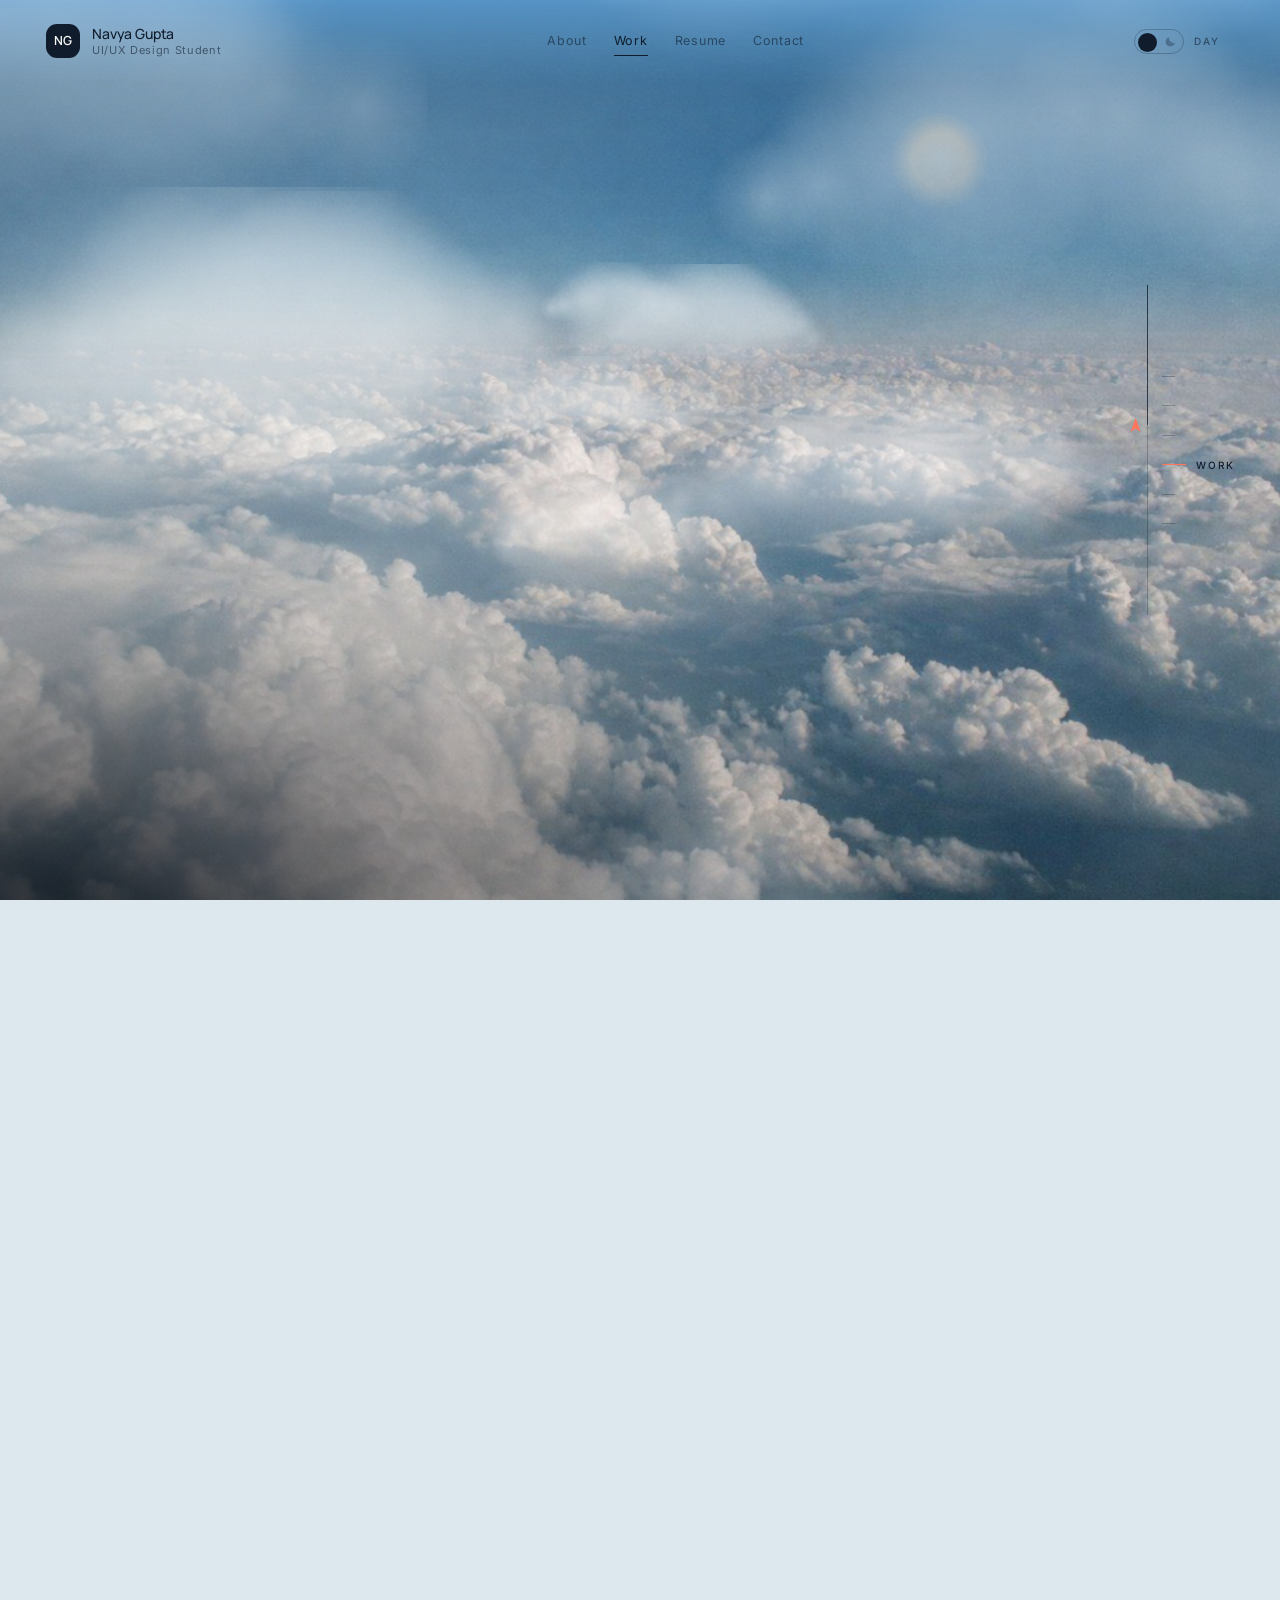
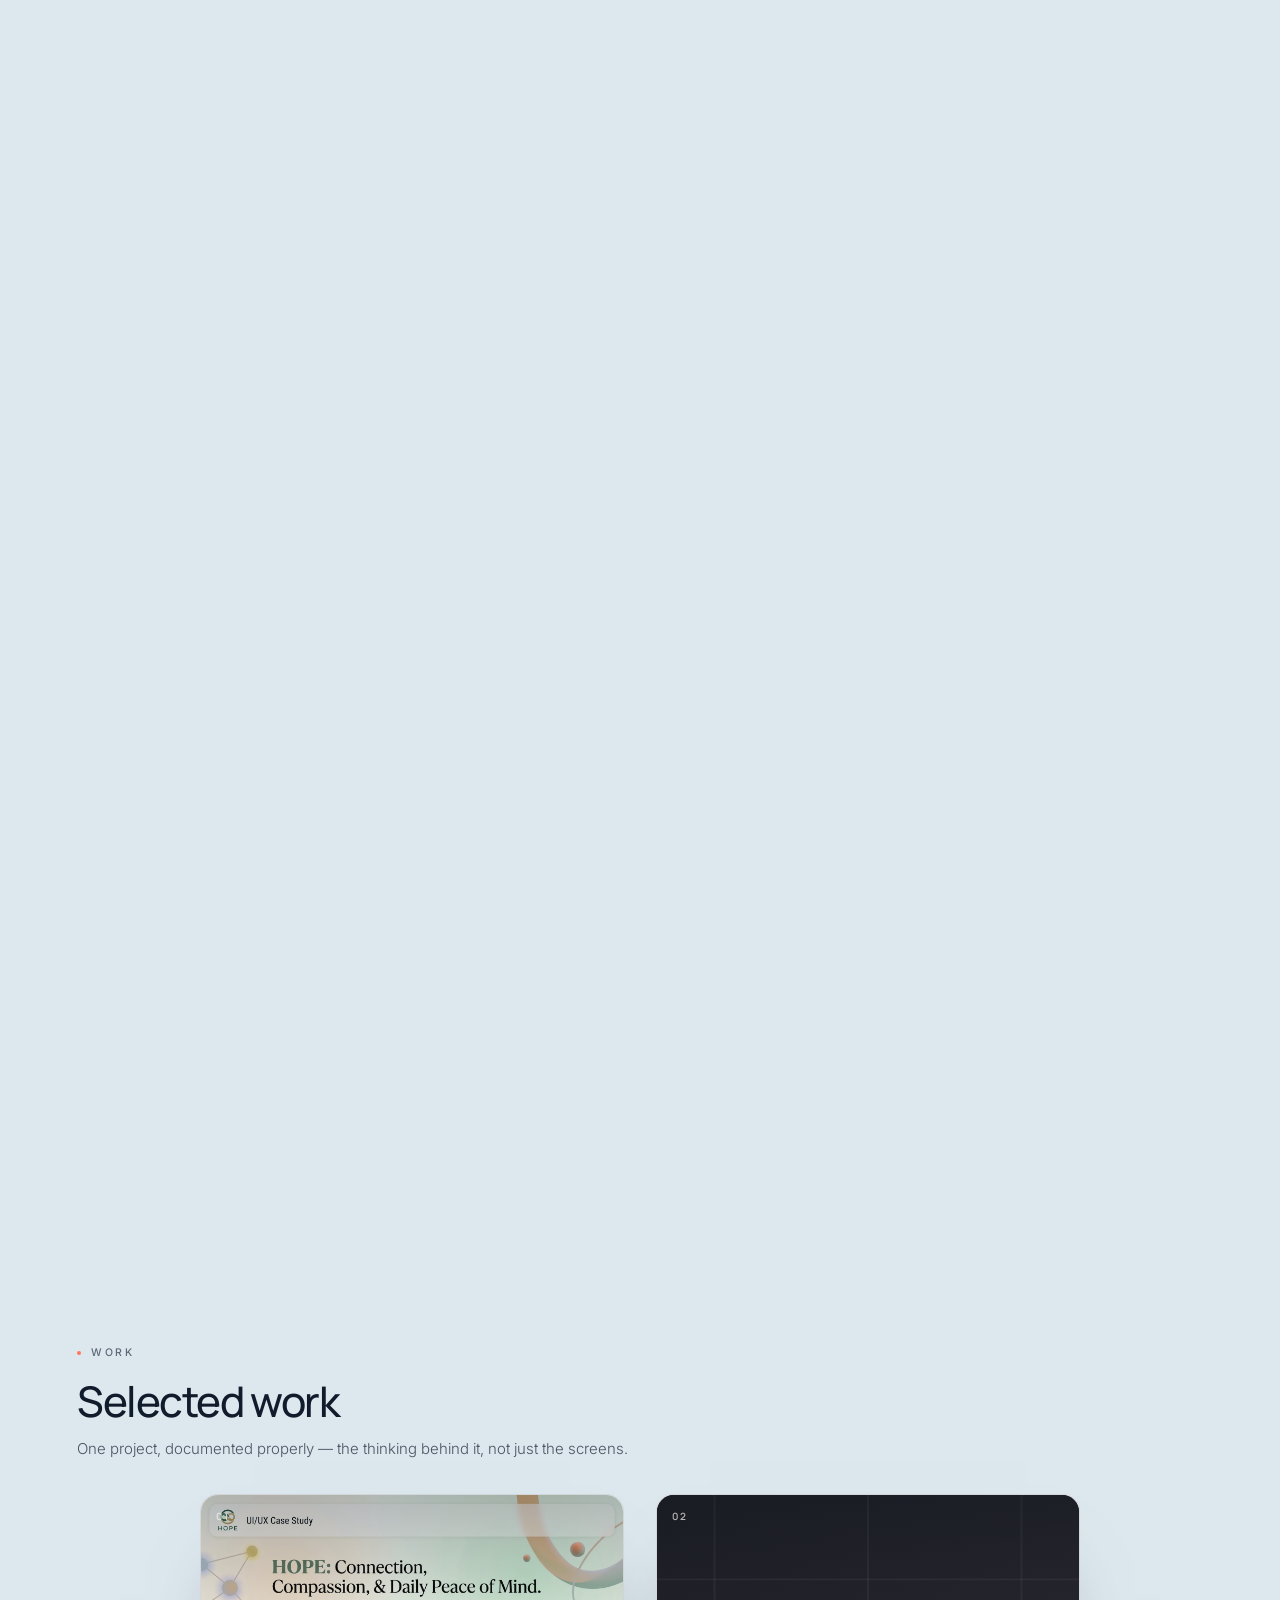
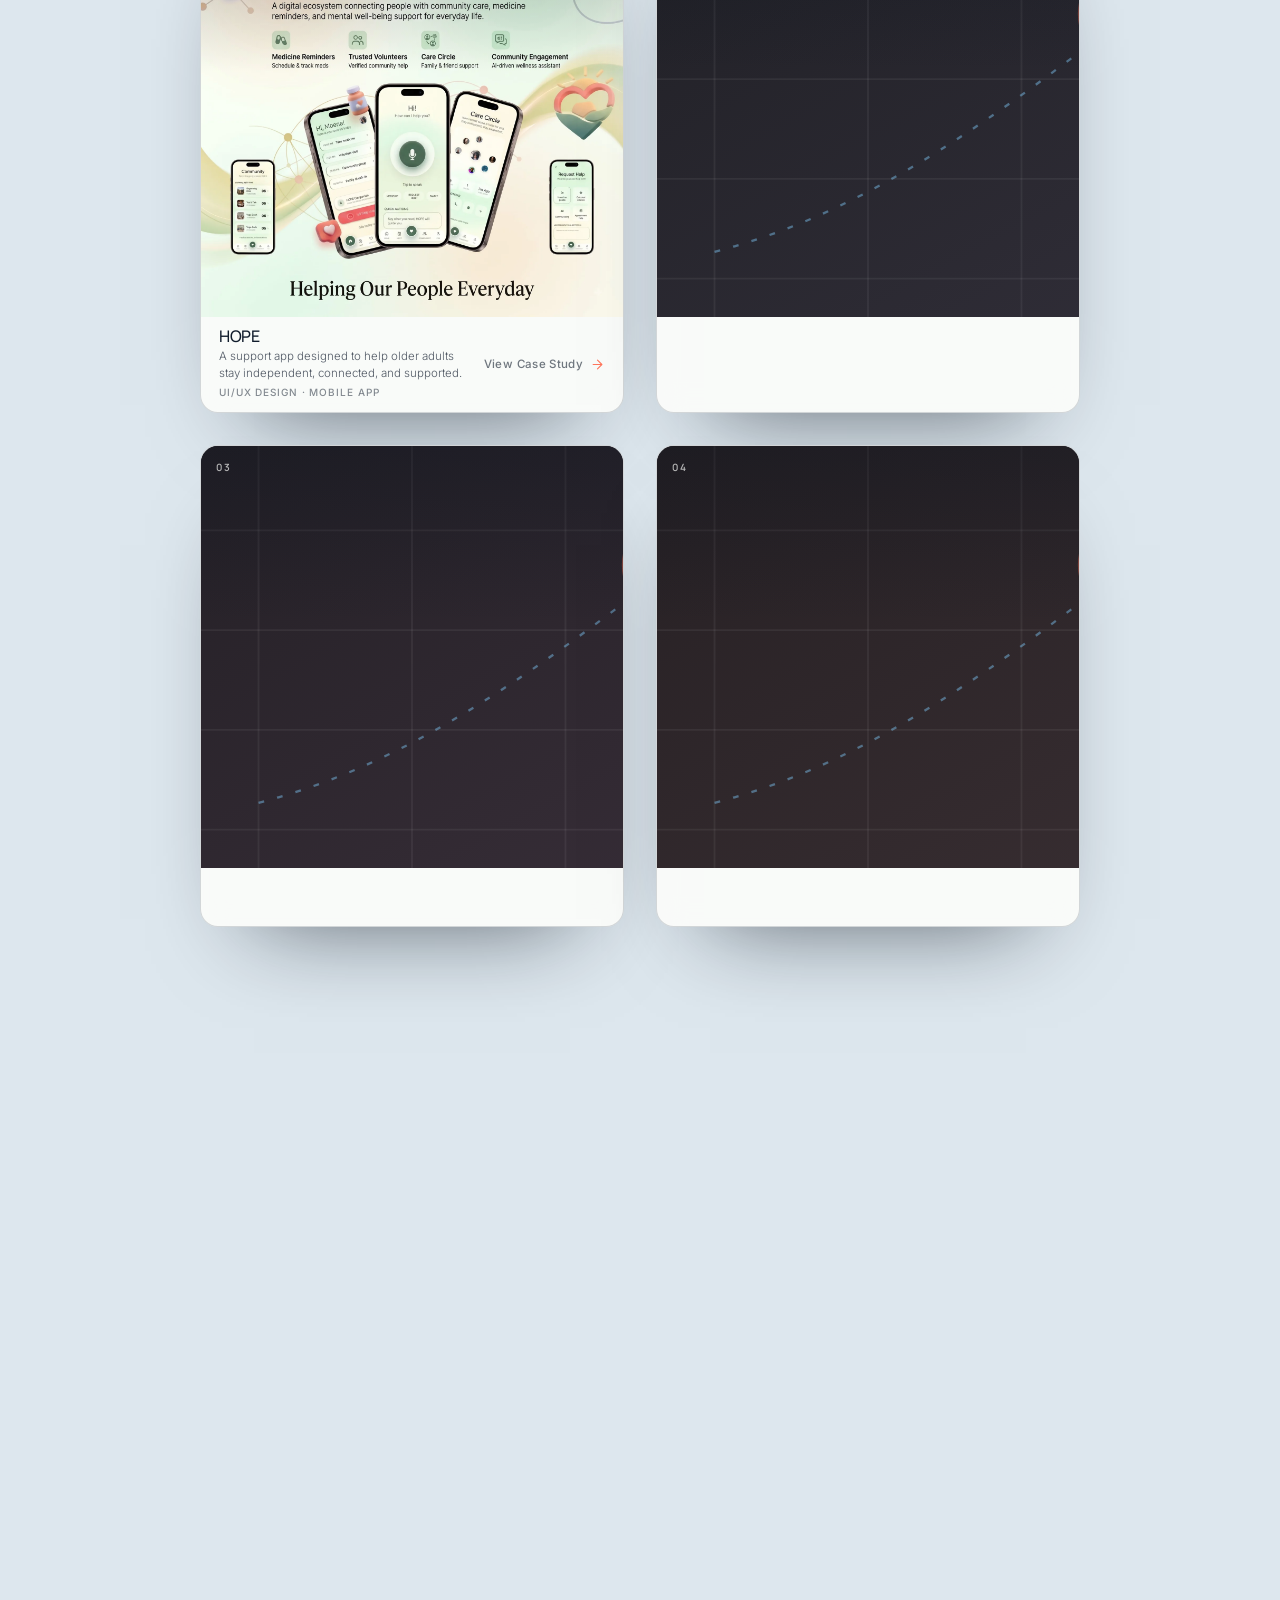
<file: index.html>
<!doctype html>
<html lang="en" data-theme="day">
<head>
<meta charset="utf-8">
<meta name="viewport" content="width=device-width, initial-scale=1">
<title>Portfolio — A Journey</title>
<meta name="description" content="A scroll-driven UI/UX design portfolio. Take off, explore, discover, descend, land, connect.">
<meta property="og:type" content="website">
<meta property="og:title" content="Navya Gupta — UI/UX Design Student">
<meta property="og:description" content="A scroll-driven UI/UX design portfolio. Take off, explore, discover, descend, land, connect.">
<meta name="color-scheme" content="light dark">
<link rel="preconnect" href="https://fonts.googleapis.com">
<link rel="preconnect" href="https://fonts.gstatic.com" crossorigin>
<link href="https://fonts.googleapis.com/css2?family=Manrope:wght@300;400;500;600;700&family=Inter:wght@300;400;500;600&display=swap" rel="stylesheet">
<link rel="stylesheet" href="assets/css/toolkit.css?v=1790106800">
  <link rel="stylesheet" href="assets/css/main.css?v=1790106800">
<link rel="icon" href="data:image/svg+xml,%3Csvg xmlns='http://www.w3.org/2000/svg' viewBox='0 0 32 32'%3E%3Crect width='32' height='32' rx='8' fill='%23101C2C'/%3E%3Cpath d='M6 17.5l20-5.5-4.6 5.5 4.6 5.5-20-5.5z' fill='%23FF765C'/%3E%3C/svg%3E">
</head>
<body>

<a class="skip" href="#work">Skip to work</a>

<!-- ══════════════════════════════ ENVIRONMENT (fixed, behind content) ══════════════════════════════ -->
<div class="stage" id="stage" aria-hidden="true">

  <div class="sky" id="sky"></div>
  <canvas class="stars" id="starsCanvas"></canvas>

  <div class="celestial" id="celestial">
    <span class="sun"></span>
    <span class="moon"></span>
  </div>

  <!-- photographic atmosphere plates (injected by journey.js to keep first paint fast) -->
  <div class="plates" id="plates">
    <div class="plate plate--clouds plate--clouds-day" data-plate="clouds-day"><img alt="" data-src="assets/img/plate-clouds-day.jpg" data-src-sm="assets/img/plate-clouds-day-sm.jpg"></div>
    <div class="plate plate--clouds plate--clouds-night" data-plate="clouds-night"><img alt="" data-src="assets/img/plate-clouds-night.jpg" data-src-sm="assets/img/plate-clouds-night-sm.jpg"></div>
  </div>

  <canvas class="clouds" id="cloudCanvas"></canvas>

  <!-- ground / runway approach (revealed during LAND) -->
  <div class="ground" id="ground">
    <div class="plate plate--land plate--land-day" data-plate="land-day"><img alt="" data-src="assets/img/plate-land-day.jpg" data-src-sm="assets/img/plate-land-day-sm.jpg"></div>
    <div class="plate plate--land plate--land-night" data-plate="land-night"><img alt="" data-src="assets/img/plate-land-night.jpg" data-src-sm="assets/img/plate-land-night-sm.jpg"></div>
    <div class="ground__haze"></div>
    <div class="ground__shade"></div>
  </div>

  <!-- airplane exterior (revealed during DESCEND) -->
  <div class="plane" id="plane">
    <svg viewBox="0 0 620 210" class="plane__svg">
      <defs>
        <linearGradient id="bodyGrad" x1="0" y1="0" x2="0" y2="1">
          <stop offset="0" stop-color="#FDFDFC"/>
          <stop offset=".38" stop-color="#EFEFF0"/>
          <stop offset=".58" stop-color="#C9D2D9"/>
          <stop offset=".82" stop-color="#8B9BA7"/>
          <stop offset="1" stop-color="#66757F"/>
        </linearGradient>
        <linearGradient id="wingGrad" x1="0" y1="0" x2="0" y2="1">
          <stop offset="0" stop-color="#DDE3E8"/>
          <stop offset=".55" stop-color="#A7B4BE"/>
          <stop offset="1" stop-color="#788994"/>
        </linearGradient>
        <linearGradient id="tailGrad" x1="0" y1="0" x2="1" y2="0">
          <stop offset="0" stop-color="#E9EBEC"/>
          <stop offset="1" stop-color="#B9C3CB"/>
        </linearGradient>
      </defs>
      <g class="plane__body">
        <!-- tail -->
        <path d="M474 96 L524 24 L570 28 L562 98 Z" fill="url(#tailGrad)"/>
        <path d="M474 96 L524 24 L536 25 L500 96 Z" fill="#E4E6E8"/>
        <path d="M497 92 L544 27 L556 28 L512 92 Z" fill="#FF765C" opacity=".92"/>
        <path d="M542 108 L616 97 L620 116 L549 122 Z" fill="url(#wingGrad)"/>
        <!-- fuselage -->
        <path d="M14 112 C 62 88 192 76 338 80 L472 88 C 524 91 568 100 598 110 L598 119 C 554 129 504 135 472 138 L338 146 C 192 150 62 137 14 112 Z" fill="url(#bodyGrad)"/>
        <path d="M36 124 C 118 142 300 150 472 138 L338 146 C 192 150 118 143 36 124 Z" fill="#6C7C88" opacity=".32"/>
        <path d="M40 96 C 120 84 300 78 460 84 C 300 88 120 94 40 100 Z" fill="#FFFFFF" opacity=".5"/>
        <!-- windows -->
        <g class="plane__windows" fill="#42566A" opacity=".85">
          <rect x="92" y="99" width="8" height="7" rx="3"/><rect x="118" y="97" width="8" height="7" rx="3"/>
          <rect x="144" y="96" width="8" height="7" rx="3"/><rect x="170" y="95" width="8" height="7" rx="3"/>
          <rect x="196" y="94" width="8" height="7" rx="3"/><rect x="222" y="94" width="8" height="7" rx="3"/>
          <rect x="248" y="93" width="8" height="7" rx="3"/><rect x="274" y="92" width="8" height="7" rx="3"/>
          <rect x="300" y="91" width="8" height="7" rx="3"/><rect x="326" y="90" width="8" height="7" rx="3"/>
          <rect x="352" y="89" width="8" height="7" rx="3"/><rect x="378" y="88" width="8" height="7" rx="3"/>
          <rect x="404" y="88" width="8" height="7" rx="3"/><rect x="430" y="88" width="8" height="7" rx="3"/>
        </g>
        <!-- wing + engine -->
        <path d="M258 130 L332 200 L394 196 L372 134 Z" fill="url(#wingGrad)"/>
        <path d="M298 142 L338 194 L360 192 L332 142 Z" fill="#7A8C98" opacity=".45"/>
        <rect x="248" y="152" width="92" height="27" rx="13.5" fill="#B4C2CB"/>
        <rect x="248" y="152" width="92" height="27" rx="13.5" fill="none" stroke="#7E909C" stroke-width="1.4"/>
        <ellipse cx="259" cy="165.5" rx="6" ry="8" fill="#4E6478"/>
        <path d="M14 112 C 20 108 28 105 36 104 L36 118 C 28 117 20 116 14 112 Z" fill="#8C9CA8"/>
      </g>
      <g class="plane__lights">
        <circle class="blink-a" cx="18" cy="111" r="7"/>
        <circle class="blink-b" cx="612" cy="106" r="6"/>
        <circle class="steady" cx="332" cy="200" r="5"/>
      </g>
    </svg>
  </div>

  <!-- airplane cabin (TAKE OFF) : the supplied photograph, shown exactly as it is.
       No mask, no inner layer, no glow — the photo's own window shows its own
       sky and clouds, matching the reference image. -->
  <div class="cabin" id="cabin">
    <svg class="cabin__svg" id="cabinSvg" viewBox="0 0 1600 900" preserveAspectRatio="xMidYMid slice">
      <image class="cabin__photo cabin__photo--day" x="0" y="0" width="1600" height="900"
             preserveAspectRatio="xMidYMid slice" href="assets/img/plate-cabin-day.jpg"/>
      <image class="cabin__photo cabin__photo--night" x="0" y="0" width="1600" height="900"
             preserveAspectRatio="xMidYMid slice" href="assets/img/plate-cabin-night.jpg"/>
    </svg>
  </div>

  <div class="scrim" id="scrim"></div>
  <div class="vignette"></div>
  <div class="grain" id="grain"></div>
</div>

<!-- ══════════════════════════════ NAVIGATION ══════════════════════════════ -->
<header class="nav" id="nav">
  <a class="nav__mark" href="#top" data-cursor="link" aria-label="Back to start">
    <span class="nav__mono" data-bind="monogram">YN</span>
    <span class="nav__marktext">
      <span class="nav__name" data-bind="name">Your Name</span>
      <span class="nav__sub" data-bind="role">UI/UX Design Student</span>
    </span>
  </a>

  <nav class="nav__links" aria-label="Primary">
    <a href="#about" data-cursor="link" data-goto="about">About</a>
    <a href="#work" data-cursor="link" data-goto="work">Work</a>
    <a href="#resume" data-cursor="link" data-goto="resume">Resume</a>
    <a href="#contact" data-cursor="link" data-goto="contact">Contact</a>
  </nav>

  <button class="theme" id="themeToggle" data-cursor="link" aria-label="Switch to night mode">
    <span class="theme__track">
      <span class="theme__thumb"></span>
      <svg class="theme__sun" viewBox="0 0 24 24" aria-hidden="true"><circle cx="12" cy="12" r="4.4"/><g stroke-linecap="round"><path d="M12 2.6v2.2M12 19.2v2.2M2.6 12h2.2M19.2 12h2.2M5.3 5.3l1.6 1.6M17.1 17.1l1.6 1.6M18.7 5.3l-1.6 1.6M6.9 17.1l-1.6 1.6"/></g></svg>
      <svg class="theme__moon" viewBox="0 0 24 24" aria-hidden="true"><path d="M20 14.4A8.6 8.6 0 0 1 9.6 4 8.6 8.6 0 1 0 20 14.4Z"/></svg>
    </span>
    <span class="theme__label" id="themeLabel">Day</span>
  </button>
</header>

<!-- journey progress rail -->
<nav class="rail" id="rail" aria-label="Journey progress">
  <div class="rail__line"><span class="rail__fill" id="railFill"></span></div>
  <span class="rail__plane" id="railPlane" aria-hidden="true">
    <svg viewBox="0 0 24 24"><path d="M2 13.2 22 6l-5.2 7.2L22 20.4 2 13.2Z"/></svg>
  </span>
  <ul class="rail__list" id="railList"></ul>
</nav>

<!-- ══════════════════════════════ JOURNEY CONTENT ══════════════════════════════ -->
<main id="top">
  <div id="journey">

    <!-- 01 · TAKE OFF — inside the cabin -->
    <section class="scene scene--cabin" data-scene="takeoff" style="--h:150vh" id="takeoff">
      <div class="scene__inner">
        <div class="cabin-intro" id="cabinIntro">
          <p class="eyebrow"><span class="dot"></span> Ready for Takeoff <svg class="miniplane" viewBox="0 0 24 24" aria-hidden="true"><path d="M21 16v-2l-8-5V3.5c0-.83-.67-1.5-1.5-1.5S10 2.67 10 3.5V9l-8 5v2l8-2.5V19l-2 1.5V22l3.5-1 3.5 1v-1.5L13 19v-5.5l8 2.5z"/></svg></p>
          <h1 class="cabin-intro__name" data-bind="nameBig">Your Name</h1>
          <p class="cabin-intro__role" data-bind="roleBig">UI/UX Design Student</p>
          <p class="cabin-intro__line" data-bind="introLine"></p>
          <div class="cabin-intro__meta">
            <span data-bind="locationLine"></span>
          </div>
        </div>
        <p class="scroll-hint" id="scrollHint"><span class="scroll-hint__bar"></span> Scroll to Take Off <span class="scroll-hint__arrow">&darr;</span></p>
      </div>
    </section>

    <!-- 02 · EXPLORE — first look outward -->
    <section class="scene scene--open" data-scene="explore" style="--h:130vh" id="explore">
      <div class="scene__inner">
        <div class="wrap">
          <div class="open-note panel panel--slim panel--bare" data-reveal>
            <p class="eyebrow"><span class="dot"></span> Explore</p>
            <p class="lead" data-bind="exploreLine"></p>
          </div>
        </div>
      </div>
    </section>

    <!-- 03 · ABOUT -->
    <section class="scene" data-scene="about" style="--h:200vh" id="about">
      <div class="scene__inner">
        <div class="wrap">
          <div class="panel panel--about panel--bare panel--glass" data-reveal>
            <p class="eyebrow"><span class="dot"></span> About</p>
            <h2 class="h2" data-bind="aboutHeading">About me</h2>
            <div class="about__grid">
              <div class="about__text" data-bind="aboutBody"></div>
              <aside class="about__side">
                <div class="about__block">
                  <h3 class="label">Education</h3>
                  <ul class="mini" data-bind="educationList"></ul>
                </div>
              </aside>
            </div>
          </div>
        </div>
      </div>
    </section>

    <!-- 04 · SKILLS & TOOLS -->
    <section class="scene" data-scene="skills" style="--h:190vh" id="skills">
      <div class="scene__inner">
        <div class="wrap">
          <div class="skills" data-reveal>
            <div class="skills__head">
  <p class="eyebrow"><span class="dot"></span> Toolkit</p>
              <h2 class="h2">Flight Toolkit</h2>
              <p class="muted" data-bind="skillsNote"></p>
            </div>
            <div class="skills__grid" data-bind="skillsGrid"></div>
          </div>
        </div>
      </div>
    </section>

    <!-- 05 · WORK -->
    <section class="scene" data-scene="work" style="--h:220vh" id="work">
      <div class="scene__inner">
        <div class="wrap">
          <div class="work__head" data-reveal>
            <p class="eyebrow"><span class="dot"></span> Work</p>
            <h2 class="h2">Selected work</h2>
            <p class="muted" data-bind="workNote"></p>
          </div>
          <div class="work__rail" id="workRail" data-bind="workRail"></div>
        </div>
      </div>
    </section>

    <!-- 06 · DESIGN PROCESS -->
    <section class="scene" data-scene="process" style="--h:190vh" id="process">
      <div class="scene__inner">
        <div class="wrap">
          <div class="panel panel--bare panel--glass" data-reveal>
            <p class="eyebrow"><span class="dot"></span> Process</p>
            <h2 class="h2">How I work</h2>
            <p class="muted process__note" data-bind="processNote"></p>
            <ol class="process" data-bind="processList"></ol>
          </div>
        </div>
      </div>
    </section>

    <!-- 07 · DESCEND — the environment breathes -->
    <section class="scene scene--quiet" data-scene="descend" style="--h:130vh" id="descend">
      <div class="scene__inner">
        <div class="wrap">
          <p class="quiet-note" data-reveal data-bind="descendNote"></p>
        </div>
      </div>
    </section>

    <!-- 08 · LAND — resume -->
    <section class="scene" data-scene="land" style="--h:180vh" id="resume">
      <div class="scene__inner">
        <div class="wrap">
          <div class="pass-stage" data-reveal data-bind="resumeBox"></div>
        </div>
      </div>
    </section>

    <!-- 09 · CONNECT — contact -->
    <section class="scene scene--connect" data-scene="connect" style="--h:200vh" id="contact">
      <div class="scene__inner">
        <div class="wrap">
          <div class="connect" data-reveal>
            <div class="connect__col">
              <p class="eyebrow"><span class="dot"></span> Contact</p>
              <h2 class="display" data-bind="contactHeading"></h2>
              <p class="lead" data-bind="contactLine"></p>
              <ul class="links" data-bind="contactLinks"></ul>
            </div>
          </div>
        </div>
      </div>
    </section>

    <!-- 10 · FINAL -->
    <section class="scene scene--final" data-scene="final" style="--h:150vh" id="final">
      <div class="scene__inner">
        <div class="wrap">
          <div class="final" data-reveal>
            <p class="final__word" data-bind="finalWord"></p>
            <p class="final__line" data-bind="finalLine"></p>
            <footer class="foot">
              <span data-bind="footName"></span>
              <span class="foot__sep"></span>
              <span data-bind="footMeta"></span>
              <span class="foot__sep"></span>
              <button class="foot__top" data-cursor="link" id="backToTop">Back to Take Off <span class="foot__up">&uarr;</span></button>
            </footer>
          </div>
        </div>
      </div>
    </section>

  </div>
</main>

<!-- custom cursor -->
<div class="cursor" id="cursor" aria-hidden="true">
  <span class="cursor__ring"></span>
  <svg class="cursor__plane" viewBox="0 0 32 32" aria-hidden="true">
    <!-- top-down airliner silhouette, nose pointing along +X so it can bank with the cursor -->
    <path d="M31 16 L25.6 14.6 L21.6 14.2 L18.2 9.8 L12 8.9 L10.6 10.3 L16.4 14.9
             L8.4 15.4 L6 12 L4.2 12.5 L4.2 19.5 L6 20 L8.4 16.6 L16.4 17.1
             L10.6 21.7 L12 23.1 L18.2 22.2 L21.6 17.8 L25.6 17.4 Z"/>
  </svg>
</div>

<noscript>
  <div class="noscript">This portfolio uses scroll-driven animation. Please enable JavaScript to view the journey.</div>
</noscript>

<script src="assets/js/logos.js?v=1790106800"></script>
  <script src="assets/js/content.js?v=1790106800"></script>
<script src="assets/js/theme.js?v=1790106800"></script>
<script src="assets/js/cursor.js?v=1790106800"></script>
<script src="assets/js/journey.js?v=1790106800"></script>
<script src="assets/js/render.js?v=1790106800"></script>
<script src="assets/js/toolkit.js?v=1790106800"></script>
  <script src="assets/js/ornament.js?v=1790106800"></script>
  <script src="assets/js/inspect.js?v=1790106800"></script>
</body>
</html>
</file>
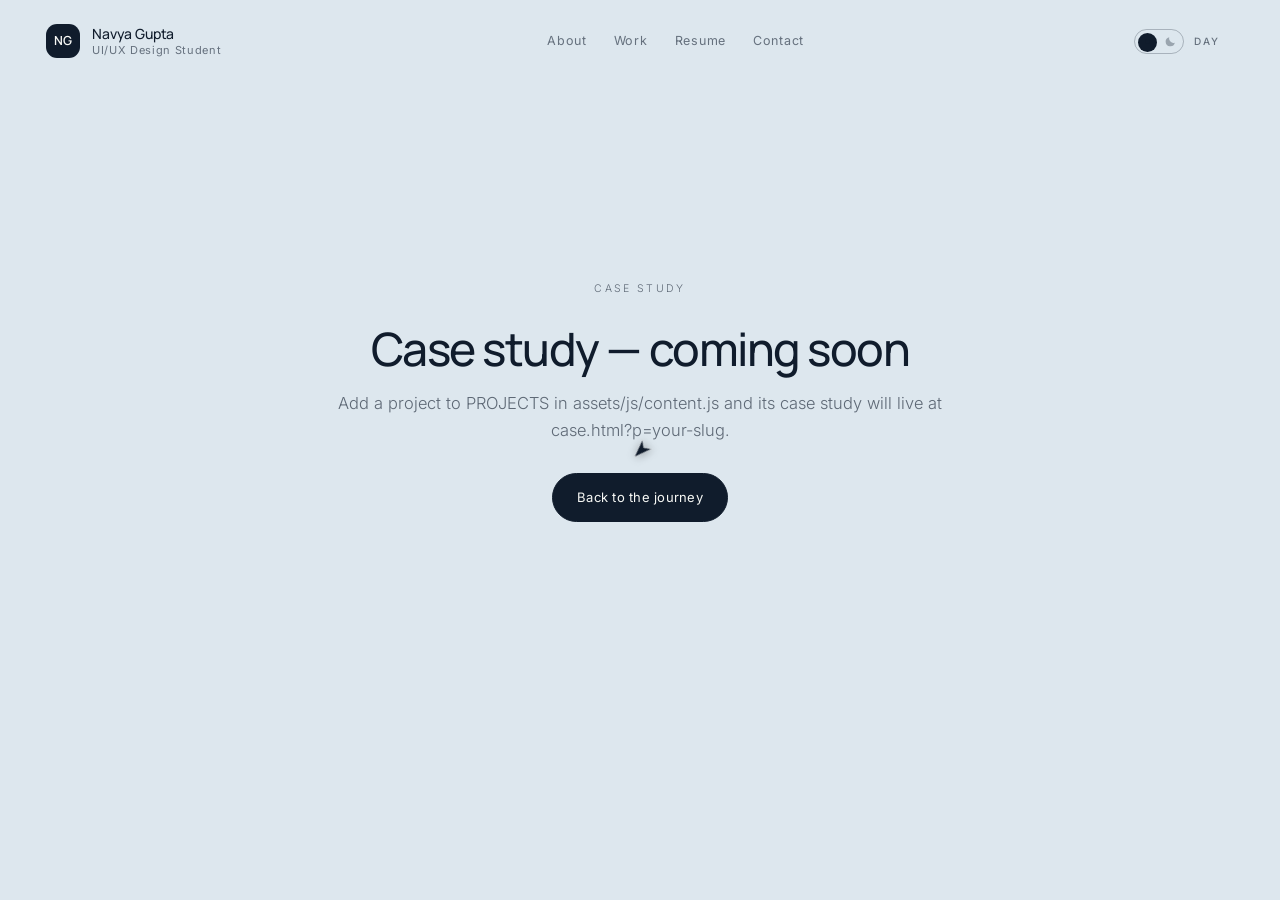
<file: case.html>
<!doctype html>
<html lang="en" data-theme="day">
<head>
<meta charset="utf-8">
<meta name="viewport" content="width=device-width, initial-scale=1">
<title>Case Study</title>
<meta name="color-scheme" content="light dark">
<link rel="preconnect" href="https://fonts.googleapis.com">
<link rel="preconnect" href="https://fonts.gstatic.com" crossorigin>
<link href="https://fonts.googleapis.com/css2?family=Manrope:wght@400;500;600;700&family=Inter:wght@400;500;600&display=swap" rel="stylesheet">
<link rel="stylesheet" href="assets/css/main.css?v=1790106800">
<link rel="icon" href="data:image/svg+xml,%3Csvg xmlns='http://www.w3.org/2000/svg' viewBox='0 0 32 32'%3E%3Crect width='32' height='32' rx='8' fill='%23101C2C'/%3E%3Cpath d='M6 17.5l20-5.5-4.6 5.5 4.6 5.5-20-5.5z' fill='%23FF765C'/%3E%3C/svg%3E">
</head>
<body class="case-page">

<header class="nav nav--static" id="nav">
  <a class="nav__mark" href="index.html" data-cursor="link">
    <span class="nav__mono" data-bind="monogram">YN</span>
    <span class="nav__marktext">
      <span class="nav__name" data-bind="name">Your Name</span>
      <span class="nav__sub" data-bind="role">UI/UX Design Student</span>
    </span>
  </a>
  <nav class="nav__links" aria-label="Primary">
    <a href="index.html#about" data-cursor="link">About</a>
    <a href="index.html#work" data-cursor="link">Work</a>
    <a href="index.html#resume" data-cursor="link">Resume</a>
    <a href="index.html#contact" data-cursor="link">Contact</a>
  </nav>
  <button class="theme" id="themeToggle" data-cursor="link" aria-label="Switch to night mode">
    <span class="theme__track">
      <span class="theme__thumb"></span>
      <svg class="theme__sun" viewBox="0 0 24 24" aria-hidden="true"><circle cx="12" cy="12" r="4.4"/><g stroke-linecap="round"><path d="M12 2.6v2.2M12 19.2v2.2M2.6 12h2.2M19.2 12h2.2M5.3 5.3l1.6 1.6M17.1 17.1l1.6 1.6M18.7 5.3l-1.6 1.6M6.9 17.1l-1.6 1.6"/></g></svg>
      <svg class="theme__moon" viewBox="0 0 24 24" aria-hidden="true"><path d="M20 14.4A8.6 8.6 0 0 1 9.6 4 8.6 8.6 0 1 0 20 14.4Z"/></svg>
    </span>
    <span class="theme__label" id="themeLabel">Day</span>
  </button>
</header>

<main class="case" id="caseRoot"></main>

<div class="cursor" id="cursor" aria-hidden="true">
  <span class="cursor__dot"></span>
  <span class="cursor__ring"></span>
  <svg class="cursor__plane" viewBox="0 0 32 32"><path d="M3 17.4 29 8l-6.8 9.4L29 26.8 3 17.4Z"/></svg>
</div>

<script src="assets/js/content.js?v=1790106800"></script>
<script src="assets/js/theme.js?v=1790106800"></script>
<script src="assets/js/cursor.js?v=1790106800"></script>
<script src="assets/js/case.js?v=1790106800"></script>
</body>
</html>
</file>
<file: assets/css/toolkit.css>
/* ═══════════════════════════════════════════════════════════════════════════
   FLIGHT TOOLKIT — 3D lid rig built from the provided renders
   base plane (fixed) + hinged lid plane (real rotateX) + closed hero cover
   Phases: closed → opening → open → closing → closed
   ═══════════════════════════════════════════════════════════════════════════ */

.tk{ grid-column:1/-1; }

.tk__stage{
  position:relative;
  width:min(1060px,96vw);
  max-width:100%;          /* never stretch the grid track (mobile h-scroll) */
  aspect-ratio:1060/640;
  margin:clamp(8px,2vw,22px) auto 0;
}

.tk__case{
  position:absolute; left:50%; top:50%;
  width:min(640px,60vw);
  aspect-ratio:3/2;
  transform:translate(-50%,-50%);
  perspective:1100px;      /* depth for the lid swing */
}
/* cursor-driven micro-tilt while open (case only — chips stay independent) */
.tk[data-phase="open"] .tk__case{
  transform:perspective(1400px) translate(-50%,-50%)
            rotateX(calc(var(--my,0) * -1.1deg)) rotateY(calc(var(--mx,0) * 1.5deg));
}
.tk:not([data-phase="open"]) .tk__case{ transition:transform .7s cubic-bezier(.3,.7,.3,1); }
.tk:not([data-phase="closed"]) .tk__case{ cursor:pointer; }

/* keyboard focus: coral ring only (accent rule), never on mouse click */
.tk__case:focus{ outline:none; }
.tk__case:focus-visible{ outline:2px solid var(--coral,#FF765C); outline-offset:10px; border-radius:18px; }

/* ── case renders (alpha cut-outs) ── */
.tk__img{
  position:absolute; left:0; top:0; width:100%;
  pointer-events:none;         /* the case div itself takes the clicks */
}

/* base = lower 55% of the open render, always anchored to the case box */
.tk__img--base{
  height:100%;
  clip-path:inset(45% 0 0 0);  /* lower 55% of the open render, anchored in place */
}

/* lid plane: hinges at the base joint, rotates up from behind */
.tk__lid{
  position:absolute; left:0; top:0;
  width:100%; height:45%;
  transform-origin:50% 100%;          /* rear hinge line */
  transform-style:preserve-3d;
  transform:rotateX(-143deg) scaleX(.78);   /* closed: seated over every side of the base */
}
[data-theme="night"] .tk__lid{
  transform:rotateX(-145deg) scaleX(.754);  /* night case art is ~3% narrower: seat to its silhouette */
  transition:transform .85s cubic-bezier(.55,.06,.28,1);
}
.tk[data-phase="opening"] .tk__lid,
.tk[data-phase="open"]    .tk__lid{
  transform:rotateX(0deg);
  transition:transform 1s cubic-bezier(.3,1.22,.36,1);   /* slight spring at the top */
}
.tk[data-phase="closing"] .tk__lid{ transform:rotateX(0deg); transition:none; }

.tk__img--lid{
  height:222.222%;             /* lid plane is 45% tall → img spans the full case */
  clip-path:inset(0 0 55% 0);  /* keep only the lid interior artwork */
  backface-visibility:hidden;
  -webkit-backface-visibility:hidden;
}
.tk__img--lidback{
  position:absolute; inset:0; width:100%; height:100%;
  transform:rotateX(180deg);   /* exterior face of the same lid plane */
  backface-visibility:hidden;
  -webkit-backface-visibility:hidden;
}

/* theme swap */
[data-theme="day"]   .tk__img--night{ display:none; }
[data-theme="night"] .tk__img--day{ display:none; }

/* ── orbit tool chips (independent of the case image) ── */
.tk__tools{ position:absolute; inset:0; pointer-events:none; }

.tk__tool{
  position:absolute; left:0; top:0;
  display:grid; place-items:center;
  padding:6px;
  border-radius:20px;
  background:rgba(255,255,255,.74);
  border:1px solid rgba(16,28,44,.09);
  box-shadow:0 10px 26px rgba(9,20,36,.16), 0 2px 6px rgba(9,20,36,.10);
  -webkit-backdrop-filter:blur(10px);
          backdrop-filter:blur(10px);
  transition:transform .8s cubic-bezier(.22,.82,.24,1), opacity .45s ease, box-shadow .3s ease;
  will-change:transform,opacity;
  pointer-events:auto;
}
[data-theme="night"] .tk__tool{
  background:rgba(13,24,44,.66);
  border-color:rgba(255,255,255,.10);
  box-shadow:0 12px 28px rgba(0,0,0,.42), 0 2px 6px rgba(0,0,0,.35);
}
.tk__tile{
  width:100%; height:100%;
  border-radius:26%;
  display:grid; place-items:center;
  box-shadow:inset 0 0 0 1px rgba(255,255,255,.16), inset 0 0 0 1px rgba(0,0,0,.05);
  transform:translate3d(calc(var(--mx,0) * var(--f,1) * 9px), calc(var(--my,0) * var(--f,1) * 7px), 0)
             rotateX(calc(var(--my,0) * var(--f,1) * -4deg)) rotateY(calc(var(--mx,0) * var(--f,1) * 5deg));
  transition:transform .35s cubic-bezier(.2,.8,.3,1);
}
.tk__tile svg{ width:64%; height:64%; display:block; }

@media (hover:hover){
  .tk[data-phase="open"] .tk__tool:hover{
    box-shadow:0 16px 34px rgba(9,20,36,.22), 0 3px 8px rgba(9,20,36,.12);
  }
  .tk[data-phase="open"] .tk__tool:hover .tk__tile{ transform:translateY(-2px) scale(1.07); }
}

/* ── ground shadow + hint ── */
.tk__shadow{
  position:absolute; left:50%; bottom:7%;
  width:calc(min(640px,60vw) * .92); height:9%;
  transform:translateX(calc(-50% + var(--mx,0) * 12px));
  background:radial-gradient(50% 50% at 50% 50%, rgba(6,14,24,.40), rgba(6,14,24,.22) 46%, rgba(6,14,24,0) 76%);
  transition:opacity .6s ease;
}
[data-theme="night"] .tk__shadow{ background:radial-gradient(50% 50% at 50% 50%, rgba(0,0,0,.52), rgba(0,0,0,.28) 46%, rgba(0,0,0,0) 76%); }
.tk[data-phase="closed"] .tk__shadow{ opacity:.85; }

.tk__hint{
  position:absolute; left:0; right:0; bottom:1.2%;
  margin:0; text-align:center;
  font-size:10px; font-weight:600; letter-spacing:.32em; text-transform:uppercase;
  color:var(--muted-on-sky);
  transition:opacity .5s ease .5s;
}
[data-theme="day"] .tk__hint{ color:rgba(16,28,44,.78); }   /* 10px caps need >=4.5:1 on the sky */
.tk:not([data-phase="closed"]) .tk__hint{ opacity:0; }

.no-anim, .no-anim *{ transition:none !important; }

/* ── responsive ── */
@media (max-width:900px){
  .tk__case{ width:66vw; }
  .tk__shadow{ width:calc(66vw * .92); }
  .tk__tool{ padding:4px; border-radius:14px; }
  .tk__tile{ height:100%; border-radius:24%; }
}
@media (max-width:640px){
  .tk__case{ width:70vw; }
  .tk__shadow{ width:calc(70vw * .92); }
  .tk__stage{ aspect-ratio:1060/720; }
  .tk__tool{ border-radius:12px; }
  .tk__tile{ border-radius:22%; }
}

/* ── reduced motion ── */
@media (prefers-reduced-motion:reduce){
  .tk__img,.tk__tool,.tk__tile,.tk__hint,.tk__case,.tk__lid{ transition-duration:.01s; transition-delay:0s; }
}
</file>
<file: assets/css/main.css>
/* ═══════════════════════════════════════════════════════════════════════════
   Portfolio — A Journey
   Art direction: cinematic film still · dark, desaturated, atmospheric.
   The environment is a photographically-lit set; the content is Swiss-calm
   editorial typography on top of it.
   ═══════════════════════════════════════════════════════════════════════════ */

/* ─────────────────────────── TOKENS ─────────────────────────── */
:root{
  --navy:#101C2C;  --sky:#7EC8F5;  --cloud:#F7F8F5;
  --sand:#E8DCC8;  --coral:#FF765C; --ink:#111111;

  /* theme-driven palette (Day = default) */
  --bg:#DDE7EE;
  --text-on-sky:#101C2C;
  --muted-on-sky:rgba(16,28,44,.62);
  --panel:rgba(250,251,249,.965);
  --line-panel:rgba(16,28,44,.16);
  --panel-ink:#101C2C;
  --panel-muted:rgba(16,28,44,.6);
  --line:rgba(16,28,44,.13);
  --line-strong:rgba(16,28,44,.26);
  --chip:rgba(16,28,44,.05);
  --shadow:0 46px 90px -54px rgba(6,14,24,.65);
  --nav-ink:#101C2C;
  --nav-ink-soft:rgba(16,28,44,.58);
  --hint:rgba(16,28,44,.5);
  --cabin-ink:#F7F8F5;
  --cabin-soft:rgba(247,248,245,.72);

  --sky-top:#BBD9EC; --sky-mid:#E4F0F7; --sky-bottom:#F7F8F5;
  --ground-far:#A9B79B; --ground-near:#E8DCC8;
  --horizon-glow:rgba(255,231,190,0);

  --display:"Manrope","Manrope Placeholder",system-ui,-apple-system,"Segoe UI",sans-serif;
  --body:"Inter","Inter Placeholder",system-ui,-apple-system,"Segoe UI",sans-serif;

  --ease:cubic-bezier(.22,.61,.36,1);
  --ease-soft:cubic-bezier(.4,0,.2,1);
  --maxw:1180px;
  --theme-fade:.9s;
}

[data-theme="night"]{
  --bg:#050C16;
  --text-on-sky:#EAF2F8;
  --muted-on-sky:rgba(234,242,248,.6);
  --panel:rgba(9,20,33,.94);
  --line-panel:rgba(234,242,248,.16);
  --panel-ink:#EAF2F8;
  --panel-muted:rgba(234,242,248,.58);
  --line:rgba(234,242,248,.14);
  --line-strong:rgba(234,242,248,.3);
  --chip:rgba(234,242,248,.06);
  --shadow:0 46px 90px -54px rgba(0,0,0,.95);
  --nav-ink:#EAF2F8;
  --nav-ink-soft:rgba(234,242,248,.58);
  --hint:rgba(234,242,248,.48);
}

/* nav / rail reversed when they sit over the dark cabin or night sky */
.on-dark{
  --nav-ink:#F7F8F5;
  --nav-ink-soft:rgba(247,248,245,.62);
  --hint:rgba(247,248,245,.55);
  --line-strong:rgba(247,248,245,.34);
}

/* ─────────────────────────── BASE ─────────────────────────── */
*,*::before,*::after{box-sizing:border-box}
html{-webkit-text-size-adjust:100%;scroll-behavior:smooth}
body{
  margin:0;background:var(--bg);color:var(--text-on-sky);
  font-family:var(--body);font-size:16.5px;font-weight:400;line-height:1.65;
  -webkit-font-smoothing:antialiased;text-rendering:optimizeLegibility;
  transition:background-color var(--theme-fade) var(--ease-soft),
             color var(--theme-fade) var(--ease-soft);
}
img{max-width:100%;display:block}
button{font:inherit;color:inherit;background:none;border:0}
a{color:inherit;text-decoration:none}
h1,h2,h3,h4{font-family:var(--display);font-weight:500;letter-spacing:-.032em;line-height:1.06;margin:0}
p{margin:0}
ul,ol{margin:0;padding:0;list-style:none}
:focus-visible{outline:2px solid var(--coral);outline-offset:4px;border-radius:4px}
.skip{position:fixed;top:-100px;left:16px;z-index:200;background:var(--navy);color:var(--cloud);
      padding:10px 16px;border-radius:8px}
.skip:focus{top:16px}

.panel,.nav,.nav a,.rail,.chip,.card,.chips li,.mini li,.process li,.links a,.theme,.foot,
.case-meta,.case-body,.case h1,.case h2,.case h3,.case p,.case li{
  transition:background-color var(--theme-fade) var(--ease-soft),
             color var(--theme-fade) var(--ease-soft),
             border-color var(--theme-fade) var(--ease-soft);
}

/* placeholder text helper */
.ph{color:var(--panel-muted);border-bottom:1px dotted var(--line-strong);padding-bottom:1px}

/* ─────────────────────────── TYPE ─────────────────────────── */
.display{font-size:clamp(40px,5.8vw,78px);font-weight:500;letter-spacing:-.042em;line-height:1}
.h2{font-size:clamp(28px,3.3vw,44px);letter-spacing:-.034em}
.h3{font-size:clamp(18px,1.5vw,22px);letter-spacing:-.022em}
.lead{font-size:clamp(16.5px,1.3vw,19.5px);line-height:1.62;color:var(--muted-on-sky);font-weight:300}
.muted{color:var(--muted-on-sky);font-size:15px;line-height:1.7;font-weight:300}
.eyebrow{
  font-size:10.5px;font-weight:500;letter-spacing:.24em;text-transform:uppercase;
  color:var(--muted-on-sky);display:flex;align-items:center;gap:10px;margin:0 0 18px
}
.eyebrow .dot{width:4px;height:4px;border-radius:50%;background:var(--coral);flex:none}
.label{font-size:10.5px;font-weight:500;letter-spacing:.2em;text-transform:uppercase;
  color:var(--panel-muted);margin:0 0 14px}

/* ═══════════════════════════ ENVIRONMENT STAGE ═══════════════════════════ */
.stage{position:fixed;inset:0;z-index:0;overflow:hidden;pointer-events:none;background:var(--bg)}
.stage>*{position:absolute;inset:0;will-change:transform,opacity}

.sky{
  background:linear-gradient(to bottom,var(--sky-top) 0%,var(--sky-mid) 54%,var(--sky-bottom) 100%);
  transform:scale(1.04);
}
.sky::after{
  content:"";position:absolute;inset:0;
  background:radial-gradient(120% 58% at 50% 104%, var(--horizon-glow) 0%, transparent 62%);
}
.stars{opacity:0;transition:opacity var(--theme-fade) var(--ease-soft)}

.celestial{display:block}
.celestial span{position:absolute;display:block;border-radius:50%;left:74%;top:24%}
.sun{
  width:clamp(70px,7.5vw,110px);aspect-ratio:1;margin:-55px 0 0 -55px;
  background:radial-gradient(circle,#FFF8EA 0%,#FFE9C2 40%,rgba(255,226,178,.28) 62%,rgba(255,226,178,0) 76%);
  opacity:0;transition:opacity var(--theme-fade) var(--ease-soft)
}
.moon{
  width:clamp(42px,4.4vw,64px);aspect-ratio:1;margin:-32px 0 0 -32px;
  background:radial-gradient(circle at 38% 36%,#FFFFFF 0%,#EDF4F9 42%,#BFD3E2 66%,rgba(191,211,226,0) 78%);
  box-shadow:0 0 70px 12px rgba(198,216,230,.14);
  opacity:0;transition:opacity var(--theme-fade) var(--ease-soft)
}

/* ── photographic plates ── */
.plates{position:absolute;inset:0;will-change:transform}
.plate{position:absolute;inset:0;opacity:0}
.plate img{width:100%;height:100%;object-fit:cover;display:block}
.plate--clouds{
  top:6%;height:94%;
  -webkit-mask-image:linear-gradient(to bottom,transparent 0%,rgba(0,0,0,.5) 9%,#000 32%,#000 100%);
          mask-image:linear-gradient(to bottom,transparent 0%,rgba(0,0,0,.5) 9%,#000 32%,#000 100%);
}
.plate--clouds img{object-position:center 62%;filter:saturate(.92) contrast(1.16)}
.plate--clouds-night{filter:brightness(1.65) contrast(1.1) saturate(.9)}
.plate--land{
  -webkit-mask-image:linear-gradient(to bottom,transparent 0%,rgba(0,0,0,.35) 16%,#000 40%,#000 100%);
          mask-image:linear-gradient(to bottom,transparent 0%,rgba(0,0,0,.35) 16%,#000 40%,#000 100%);
}
.plate--land img{object-position:center 58%;filter:saturate(.88) contrast(1.04)}
.plate--land-night img{filter:saturate(.8) contrast(1.06) brightness(.98)}

.clouds{opacity:0;transition:opacity var(--theme-fade) var(--ease-soft)}

/* ── ground / runway approach ── */
.ground{
  top:auto;height:62vh;opacity:0;transform:translate3d(0,100%,0);
  background:linear-gradient(to bottom,var(--ground-far) 0%,var(--ground-near) 60%,var(--ground-near) 100%);
  overflow:hidden;
}
.ground__haze{
  position:absolute;left:0;right:0;top:0;height:34%;
  background:linear-gradient(to bottom,rgba(233,238,240,.001),rgba(226,232,236,.42) 42%,rgba(222,228,232,.05) 100%);
}
[data-theme="night"] .ground__haze{
  background:linear-gradient(to bottom,rgba(20,32,44,0),rgba(26,42,56,.55) 44%,rgba(20,32,44,.08) 100%)
}
.ground__shade{
  position:absolute;inset:0;
  background:radial-gradient(120% 90% at 50% 0%,rgba(4,10,18,.34) 0%,transparent 62%),
             linear-gradient(to bottom,transparent 55%,rgba(4,10,18,.28) 100%);
}

/* ── airplane exterior ── */
.plane{
  display:grid;place-items:center;opacity:0;
  transform:translate3d(60%,-20%,0) scale(.5) rotate(-8deg);
}
[data-theme="night"] .plane{filter:brightness(.72) saturate(.82) contrast(1.05)}
.plane__svg{width:min(44vw,500px);height:auto;overflow:visible;
  filter:drop-shadow(0 30px 50px rgba(8,18,30,.28))}
.plane__lights circle{opacity:0;transition:opacity .8s var(--ease-soft)}
[data-theme="night"] .plane__lights circle{fill:#FF8A6A;opacity:.95;filter:drop-shadow(0 0 8px rgba(255,138,106,.8))}
[data-theme="night"] .blink-a{animation:blink 2.6s var(--ease-soft) infinite}
[data-theme="night"] .blink-b{animation:blink 2.6s var(--ease-soft) .9s infinite}
[data-theme="night"] .steady{opacity:.55;fill:#EAF2F8}
@keyframes blink{0%,70%{opacity:1}80%,100%{opacity:.12}}

/* ── airplane cabin ── */
.cabin{opacity:1}
.cabin__svg{width:100%;height:100%;display:block}
.cabin__photo{transition:opacity var(--theme-fade) var(--ease-soft)}
.cabin__photo--night{opacity:0}
[data-theme="night"] .cabin__photo--night{opacity:1}
[data-theme="night"] .cabin__photo--day{opacity:.22}

/* ── overlays ── */
.scrim{
  background:linear-gradient(to right,
    rgba(247,248,245,.92) 0%,rgba(247,248,245,.9) 32%,
    rgba(247,248,245,.5) 50%,rgba(247,248,245,.1) 68%,rgba(247,248,245,0) 84%);
  -webkit-mask-image:linear-gradient(to bottom,transparent 0%,rgba(0,0,0,.6) 15%,
    #000 42%,#000 78%,rgba(0,0,0,.34) 100%);
          mask-image:linear-gradient(to bottom,transparent 0%,rgba(0,0,0,.6) 15%,
    #000 42%,#000 78%,rgba(0,0,0,.34) 100%);
  opacity:0;transition:background var(--theme-fade) var(--ease-soft);
}
[data-theme="night"] .scrim{background:linear-gradient(to right,
    rgba(5,12,22,.92) 0%,rgba(5,12,22,.9) 32%,
    rgba(5,12,22,.5) 50%,rgba(5,12,22,.1) 68%,rgba(5,12,22,0) 84%)}
.vignette{
  background:radial-gradient(132% 100% at 50% 46%,transparent 58%,rgba(6,12,20,.16) 100%);
  opacity:1;
}
[data-theme="night"] .vignette{background:radial-gradient(132% 100% at 50% 46%,transparent 52%,rgba(2,6,12,.38) 100%)}
.grain{
  opacity:.06;mix-blend-mode:overlay;
  background-image:url("data:image/svg+xml,%3Csvg xmlns='http://www.w3.org/2000/svg' width='180' height='180'%3E%3Cfilter id='n'%3E%3CfeTurbulence type='fractalNoise' baseFrequency='.85' numOctaves='3'/%3E%3C/filter%3E%3Crect width='180' height='180' filter='url(%23n)' opacity='.6'/%3E%3C/svg%3E");
}
[data-theme="night"] .grain{opacity:.08}

/* ═══════════════════════════ NAVIGATION ═══════════════════════════ */
.nav{
  position:fixed;top:0;left:0;right:0;z-index:40;
  display:flex;align-items:center;justify-content:space-between;gap:24px;
  padding:24px clamp(18px,3.6vw,52px);color:var(--nav-ink);
}
.nav::before{
  content:"";position:absolute;inset:0;z-index:-1;
  background:linear-gradient(to bottom,rgba(247,248,245,.5),rgba(247,248,245,0));
  opacity:0;transition:opacity .6s var(--ease-soft);
}
.nav.on-dark::before{background:linear-gradient(to bottom,rgba(4,9,16,.62),rgba(4,9,16,0))}
.nav.is-stuck::before{opacity:1}
.nav--static{position:sticky;background:var(--bg)}

.nav__mark{display:flex;align-items:center;gap:12px;min-width:0}
.nav__mono{
  display:grid;place-items:center;width:34px;height:34px;border-radius:11px;flex:none;
  background:var(--navy);color:var(--cloud);
  font-family:var(--display);font-weight:600;font-size:12.5px;letter-spacing:.04em;
}
.nav.on-dark .nav__mono,
[data-theme="night"] .nav__mono{background:var(--cloud);color:var(--navy)}
.nav__marktext{display:flex;flex-direction:column;line-height:1.3;min-width:0}
.nav__name{font-family:var(--display);font-weight:500;font-size:14px;letter-spacing:-.012em;white-space:nowrap}
.nav__sub{font-size:11px;letter-spacing:.06em;color:var(--nav-ink-soft);white-space:nowrap}

.nav__links{display:flex;align-items:center;gap:clamp(15px,2.1vw,32px)}
.nav__links a{
  font-size:12.5px;font-weight:400;letter-spacing:.06em;color:var(--nav-ink-soft);
  position:relative;padding:5px 0;
}
.nav__links a::after{
  content:"";position:absolute;left:0;right:0;bottom:0;height:1px;background:currentColor;
  transform:scaleX(0);transform-origin:left;transition:transform .5s var(--ease)
}
.nav__links a:hover{color:var(--nav-ink)}
.nav__links a:hover::after,.nav__links a.is-current::after{transform:scaleX(1)}
.nav__links a.is-current{color:var(--nav-ink)}

.theme{display:flex;align-items:center;gap:10px;padding:4px;border-radius:999px}
.theme__track{
  position:relative;display:flex;align-items:center;justify-content:space-between;
  width:50px;height:25px;border-radius:999px;padding:3px;
  border:1px solid var(--line-strong);background:transparent;
}
.theme__thumb{
  position:absolute;top:3px;left:3px;width:19px;height:19px;border-radius:50%;
  background:var(--nav-ink);transition:transform .6s var(--ease),background-color var(--theme-fade) var(--ease-soft);
}
[data-theme="night"] .theme__thumb{transform:translateX(23px)}
.theme__sun,.theme__moon{position:relative;z-index:1;width:13px;height:13px;margin:0 3px;
  fill:none;stroke:var(--nav-ink);stroke-width:1.5}
.theme__sun{fill:currentColor;stroke:none;color:var(--nav-ink)}
.theme__moon{fill:currentColor;stroke:none;color:var(--nav-ink)}
[data-theme="night"] .theme__sun{opacity:.32}
[data-theme="day"] .theme__moon{opacity:.32}
.theme__label{
  font-size:10px;font-weight:500;letter-spacing:.2em;text-transform:uppercase;
  color:var(--nav-ink-soft);min-width:36px;text-align:left
}

.rail{
  position:fixed;right:clamp(14px,2.4vw,36px);top:50%;transform:translateY(-50%);
  z-index:38;display:flex;align-items:center;gap:14px;color:var(--nav-ink);
  transition:color var(--theme-fade) var(--ease-soft);
}
.rail__line{position:relative;width:1px;height:min(44vh,330px);background:var(--line-strong);margin-left:9px}
.rail__fill{position:absolute;top:0;left:0;width:1px;height:0;background:currentColor;opacity:.7}
.rail__plane{position:absolute;left:0;top:0;width:17px;height:17px;display:block;
  transform:translate(-8px,-8.5px) rotate(90deg)}
.rail__plane svg{width:100%;height:100%;fill:var(--coral)}
.rail__list{display:flex;flex-direction:column;gap:1px}
.rail__list button{
  display:flex;align-items:center;gap:10px;padding:6px 0;
  font-size:10px;font-weight:500;letter-spacing:.2em;text-transform:uppercase;
  color:var(--nav-ink-soft);opacity:.5;
  transition:opacity .45s var(--ease-soft),color .45s var(--ease-soft)
}
.rail__list button span{opacity:0;transform:translateX(6px);
  transition:opacity .45s var(--ease-soft),transform .45s var(--ease)}
.rail__list button:hover,.rail__list button.is-current{opacity:1;color:currentColor}
.rail__list button:hover span,.rail__list button.is-current span{opacity:1;transform:translateX(0)}
.rail__list i{display:block;width:13px;height:1px;background:currentColor;flex:none;transition:width .45s var(--ease)}
.rail__list button.is-current i{width:24px;background:var(--coral)}

/* ═══════════════════════════ SCENES & CONTENT ═══════════════════════════ */
main{position:relative;z-index:10}
.scene{position:relative;height:var(--h,140vh)}
.scene__inner{position:sticky;top:0;height:100vh;display:flex;align-items:center}
.wrap{width:min(var(--maxw),88vw);margin:0 auto}

.panel{
  background:var(--panel);color:var(--panel-ink);
  border:1px solid var(--line-panel);border-radius:20px;
  padding:clamp(28px,3.2vw,54px);box-shadow:var(--shadow);
  backdrop-filter:blur(14px) saturate(112%);
  -webkit-backdrop-filter:blur(14px) saturate(112%);
}
.panel--slim{max-width:680px;padding:clamp(26px,2.6vw,40px)}
.panel--center{max-width:720px;margin:0 auto;text-align:center}
.panel--about{max-width:940px}
/* "bare" panels float directly on the atmosphere — the scrim does the contrast work */
.panel--bare{background:none;border:0;box-shadow:none;padding:0;
  backdrop-filter:none;-webkit-backdrop-filter:none}
.panel p{color:var(--panel-ink)}
.panel .lead{color:var(--panel-muted)}
[data-reveal]{will-change:transform,opacity}

/* intro inside the cabin */
.scene--cabin .scene__inner{align-items:flex-end}
.scene--cabin .scene__inner::after{
  content:"";position:absolute;left:0;right:0;bottom:0;height:78vh;pointer-events:none;
  background:radial-gradient(96% 78% at 2% 104%,
    rgba(4,9,16,.74) 0%,rgba(4,9,16,.44) 30%,rgba(4,9,16,.12) 58%,rgba(4,9,16,0) 78%);
}
@media (max-width:640px){
  /* keep the intro legible now that the window sits proportionally smaller */
  .scene--cabin .scene__inner::after{height:88vh;
    background:
      linear-gradient(to top,
        rgba(4,9,16,.80) 0%,rgba(4,9,16,.52) 26%,rgba(4,9,16,.26) 48%,rgba(4,9,16,.10) 66%,rgba(4,9,16,0) 80%),
      radial-gradient(120% 92% at 6% 108%,
        rgba(4,9,16,.84) 0%,rgba(4,9,16,.58) 34%,rgba(4,9,16,.30) 62%,rgba(4,9,16,.12) 84%,rgba(4,9,16,0) 97%);}
}
.cabin-intro{
  position:relative;z-index:1;margin:0 0 clamp(64px,11vh,140px) clamp(24px,7vw,110px);
  max-width:min(540px,78vw);color:var(--cabin-ink);
  text-shadow:0 1px 30px rgba(0,0,0,.5),0 1px 4px rgba(0,0,0,.35);
}
.cabin-intro__name{font-size:clamp(38px,5.2vw,70px);font-weight:500;letter-spacing:-.042em;margin-bottom:12px}
.cabin-intro__role{font-size:11.5px;font-weight:500;letter-spacing:.2em;text-transform:uppercase;
  color:var(--cabin-soft);margin-bottom:24px}
.cabin-intro__line{font-size:clamp(15px,1.25vw,18px);line-height:1.62;font-weight:300;
  color:rgba(247,248,245,.86);max-width:42ch}
.cabin-intro__meta{margin-top:22px;font-size:12.5px;letter-spacing:.04em;color:rgba(247,248,245,.6);font-weight:300}
.cabin-intro .eyebrow{color:rgba(247,248,245,.7)}

.scroll-hint{
  position:absolute;z-index:1;left:50%;bottom:clamp(22px,4.5vh,48px);transform:translateX(-50%);
  display:flex;align-items:center;gap:12px;font-size:10px;font-weight:500;
  letter-spacing:.24em;text-transform:uppercase;color:var(--hint);white-space:nowrap;
  text-shadow:0 1px 14px rgba(0,0,0,.5)
}
.scroll-hint__bar{position:relative;display:block;width:44px;height:1px;background:currentColor;opacity:.4;overflow:hidden}
.scroll-hint__bar::after{
  content:"";position:absolute;inset:0;background:var(--coral);
  transform:translateX(-100%);animation:slide 2.8s var(--ease-soft) infinite
}
@keyframes slide{0%{transform:translateX(-100%)}55%,100%{transform:translateX(100%)}}

/* about */
.about__grid{display:grid;grid-template-columns:1.2fr .8fr;gap:clamp(30px,4.2vw,68px);margin-top:10px}
.about__text p{font-size:16px;line-height:1.78;font-weight:300;color:var(--panel-ink)}
.about__text p+p{margin-top:1.15em}
.about__side{display:flex;flex-direction:column;gap:28px;
  border-left:1px solid var(--line);padding-left:clamp(18px,2.2vw,34px)}
.chips{display:flex;flex-wrap:wrap;gap:7px}
.chips li{font-size:12.5px;font-weight:300;letter-spacing:.01em;padding:7px 13px;border-radius:999px;
  background:var(--chip);color:var(--panel-ink);border:1px solid var(--line)}
.mini li{font-size:14px;font-weight:300;color:var(--panel-ink);padding:10px 0;border-bottom:1px solid var(--line)}
.mini li:last-child{border-bottom:0}
.mini li small{display:block;color:var(--panel-muted);font-size:12px;margin-top:4px;font-weight:300}

/* skills */
.skills{max-width:1040px}
.skills__head{margin-bottom:clamp(24px,3vw,40px)}
.skills__head .h2{margin-bottom:12px}
.skills__grid{display:grid;grid-template-columns:repeat(auto-fit,minmax(210px,1fr));gap:clamp(18px,2.4vw,34px)}
.skill{border-top:1px solid var(--line-strong);padding:18px 2px 4px}
.skill h3{font-family:var(--display);font-size:15px;font-weight:500;letter-spacing:-.012em;
  color:var(--panel-ink);margin-bottom:14px;display:flex;align-items:center;gap:9px}
.skill h3::before{content:"";width:4px;height:4px;border-radius:50%;background:var(--coral);flex:none;opacity:.95}
.skill ul{display:flex;flex-wrap:wrap;gap:6px}
.skill li{font-size:12.5px;font-weight:300;color:var(--panel-ink);background:var(--chip);
  border:1px solid var(--line);border-radius:7px;padding:6px 10px}
.skill .empty{font-size:13px;font-weight:300;color:var(--panel-muted);font-style:italic}

/* work */
.work__head{max-width:620px;margin-bottom:clamp(24px,3vw,40px)}
.work__head .h2{margin-bottom:12px}
/* the Work scene flows in normal document order — nothing pinned, clipped or
   faded: every card scrolls into view in sequence, first to last */
section[data-scene="work"]{height:auto}
section[data-scene="work"] .scene__inner{position:static;height:auto;display:block;
  padding:clamp(90px,12vh,150px) 0 clamp(100px,14vh,170px)}
.work__rail{display:grid;grid-template-columns:repeat(2,minmax(0,1fr));   /* 2x2 on laptop/desktop */
  max-width:880px;margin:0 auto;gap:clamp(20px,2.6vw,32px);align-items:stretch}
.work__rail .card{width:auto;min-height:0;flex:initial}
.card--blank{cursor:default}
.card--blank:hover{transform:none;box-shadow:var(--shadow)}
.card--blank .card__cover{height:auto;min-height:0;aspect-ratio:1/1}   /* match the square photo covers */
.card{
  position:relative;display:flex;flex-direction:column;justify-content:space-between;
  width:clamp(258px,25vw,320px);min-height:clamp(330px,39vh,410px);flex:none;
  background:var(--panel);border:1px solid var(--line-panel);border-radius:18px;overflow:hidden;
  box-shadow:var(--shadow);backdrop-filter:blur(14px);-webkit-backdrop-filter:blur(14px);
  transition:transform .6s var(--ease),box-shadow .6s var(--ease)
}
.card:hover{transform:translateY(-8px);box-shadow:0 52px 100px -50px rgba(6,14,24,.8)}
.card__cover{position:relative;height:44%;min-height:146px;overflow:hidden;background:var(--navy)}
.card__cover svg,.card__cover img{position:absolute;inset:0;width:100%;height:100%;object-fit:cover}
.card__cover:has(img){height:auto;min-height:0}          /* photo covers show the FULL artwork */
.card__cover img{position:static;inset:auto;width:100%;height:auto;object-fit:cover;
  transition:transform .9s var(--ease)}
.card:hover .card__cover img{transform:scale(1.035)}
.card__cover::after{content:"";position:absolute;inset:0;z-index:1;pointer-events:none;
  background:linear-gradient(180deg,rgba(9,18,30,.30),rgba(9,18,30,0) 42%)}
.card__no{position:absolute;top:13px;left:15px;z-index:2;font-family:var(--display);font-weight:600;
  font-size:10px;letter-spacing:.24em;color:var(--cloud);opacity:.7}
.card__body{padding:clamp(18px,1.9vw,24px);display:flex;flex-direction:column;gap:10px;flex:1}
.card__title{font-family:var(--display);font-size:20px;font-weight:500;letter-spacing:-.024em;color:var(--panel-ink)}
.card__sum{font-size:13.5px;line-height:1.6;font-weight:300;color:var(--panel-muted)}
.card__cta{display:flex;align-items:center;justify-content:space-between;gap:10px;margin-top:14px;
  padding-top:14px;border-top:1px solid var(--line);font-size:12.5px;font-weight:400;color:var(--panel-ink)}
.card__cta svg{width:15px;height:15px;fill:none;stroke:var(--coral);stroke-width:1.6;
  transition:transform .5s var(--ease)}
.card:hover .card__cta svg{transform:translateX(5px)}
/* compact one-strip footer (reference layout): title + tagline left, arrow right */
.card__body--compact{flex-direction:row;align-items:center;justify-content:space-between;
  gap:14px;padding:11px clamp(14px,1.7vw,18px)}                     /* compact info strip */
.card__id{display:flex;flex-direction:column;align-items:flex-start;gap:3px;min-width:0}
.card__body--compact .card__title{font-size:16px;flex:0 0 auto}
.card__body--compact .card__sum{font-size:11.5px;line-height:1.45;margin-top:0}
/* ── responsive safety: text-heavy scenes grow instead of clipping on small screens ── */
@media (max-width:900px){
  [data-scene="about"] .scene__inner,
  [data-scene="connect"] .scene__inner,
  [data-scene="final"] .scene__inner{
    position:static;height:auto;min-height:100vh;
    padding:clamp(48px,8vh,84px) 0;
  }
}
.h2__star{font-size:.4em;vertical-align:.45em;margin-left:.32em;color:var(--coral);opacity:.9}
.card__meta-line{font-size:10px;font-weight:500;letter-spacing:.09em;text-transform:uppercase;
  color:var(--panel-muted);opacity:.85}
.card__go{flex:0 0 auto;display:flex;align-items:center;gap:7px;white-space:nowrap;
  font-size:11.5px;font-weight:500;letter-spacing:.03em;color:var(--panel-muted)}
.card__go svg{width:15px;height:15px;fill:none;stroke:var(--coral);stroke-width:1.7;
  transition:transform .5s var(--ease)}
.card:hover .card__go svg{transform:translateX(5px)}
.card--placeholder .card__cover{background:linear-gradient(160deg,#1B3247,#0D1A28)}
.card--placeholder .card__body{justify-content:center;gap:14px}

/* process */
.process__note{max-width:60ch;margin-bottom:clamp(22px,2.8vw,34px)}
.process{display:grid;grid-template-columns:repeat(auto-fit,minmax(200px,1fr));
  gap:clamp(18px,2.2vw,28px);counter-reset:p}
.process li{counter-increment:p;position:relative;padding-top:20px;border-top:1px solid var(--line)}
.process li::before{content:counter(p,decimal-leading-zero);display:block;font-family:var(--display);
  font-weight:500;font-size:11px;letter-spacing:.18em;color:var(--coral);margin-bottom:10px}
.process h3{font-family:var(--display);font-size:16px;font-weight:500;color:var(--panel-ink);margin-bottom:8px}
.process p{font-size:14px;line-height:1.66;font-weight:300;color:var(--panel-muted)}

/* descend note */
.scene--quiet .scene__inner{justify-content:center}
.quiet-note{max-width:30ch;font-family:var(--display);font-weight:400;
  font-size:clamp(22px,2.6vw,34px);line-height:1.3;letter-spacing:-.032em;
  color:var(--text-on-sky);text-align:center;margin:0 auto}

/* resume */
.btn{display:inline-flex;align-items:center;gap:10px;padding:13px 24px;border-radius:999px;
  font-size:13px;font-weight:400;letter-spacing:.02em;border:1px solid var(--line-strong);
  color:var(--panel-ink);
  transition:background-color .45s var(--ease),color .45s var(--ease),transform .45s var(--ease)}
.btn:hover{background:var(--navy);color:var(--cloud);transform:translateY(-2px)}
[data-theme="night"] .btn:hover{background:var(--cloud);color:var(--navy)}
.btn--solid{background:var(--navy);color:var(--cloud);border-color:var(--navy)}
[data-theme="night"] .btn--solid{background:var(--cloud);color:var(--navy);border-color:var(--cloud)}
.btn[aria-disabled="true"]{opacity:.45;pointer-events:none}
.btn svg{width:14px;height:14px;fill:none;stroke:currentColor;stroke-width:1.7}

/* connect + final (calm landing: no Earth, just sky and horizon) */
.scene--connect .scene__inner,.scene--final .scene__inner{justify-content:flex-start;align-items:center}
.connect,.final{max-width:min(600px,62vw)}
.connect__col,.final{color:var(--text-on-sky)}
.connect .lead{margin-top:18px;max-width:42ch}
.connect .display{margin-top:4px;font-size:clamp(38px,5vw,66px)}
.links{margin-top:clamp(28px,3.2vw,42px);display:flex;flex-direction:column;gap:0;max-width:520px}
.links a,.links .pending{
  display:flex;align-items:baseline;justify-content:space-between;gap:16px;
  padding:17px 2px;border-top:1px solid var(--line-strong);
  font-size:clamp(15px,1.35vw,17.5px);color:var(--text-on-sky);
  transition:padding-left .5s var(--ease),color .45s var(--ease)
}
.links a:hover{padding-left:10px;color:var(--coral)}
.links .k{font-size:10px;font-weight:500;letter-spacing:.2em;text-transform:uppercase;
  color:var(--muted-on-sky);flex:none}
.links .v{font-family:var(--display);font-weight:400;letter-spacing:-.018em;text-align:right;word-break:break-word}
.links .pending{cursor:default;color:var(--muted-on-sky)}
.links a .arrow{font-size:12px;color:var(--coral)}

.final__word{font-family:var(--display);font-size:clamp(44px,7.4vw,104px);font-weight:500;
  letter-spacing:-.05em;line-height:.98;margin-bottom:24px}
.final__line{font-size:clamp(16px,1.3vw,19px);line-height:1.62;font-weight:300;
  color:var(--muted-on-sky);max-width:44ch}
.foot{margin-top:clamp(32px,5.5vh,64px);display:flex;flex-wrap:wrap;align-items:center;gap:14px;
  font-size:12px;font-weight:300;color:var(--muted-on-sky)}
.foot__sep{width:14px;height:1px;background:currentColor;opacity:.4}
.foot__top{font-size:12px;font-weight:300;color:var(--text-on-sky);
  border-bottom:1px solid var(--line-strong);padding-bottom:2px;
  transition:color .45s var(--ease),border-color .45s var(--ease)}
.foot__top:hover{color:var(--coral);border-color:var(--coral)}

.noscript{position:fixed;inset:auto 0 0 0;z-index:99;background:var(--navy);color:var(--cloud);
  padding:14px;text-align:center;font-size:14px}

/* ═══════════════════════════ CUSTOM CURSOR ═══════════════════════════ */
.cursor{position:fixed;top:0;left:0;z-index:120;pointer-events:none;opacity:0;
  transition:opacity .45s var(--ease-soft)}
.cursor.is-on{opacity:1}
.cursor__plane{
  position:absolute;width:22px;height:22px;margin:-11px 0 0 -11px;
  fill:var(--text-on-sky);stroke:rgba(255,255,255,.55);stroke-width:1.1;stroke-linejoin:round;
  transition:fill var(--theme-fade) var(--ease-soft),stroke var(--theme-fade) var(--ease-soft);
  filter:drop-shadow(0 1px 4px rgba(0,0,0,.35));
}
[data-theme="night"] .cursor__plane{fill:#EAF2F8;stroke:rgba(8,17,31,.5)}
.cursor__ring{position:absolute;width:32px;height:32px;margin:-16px 0 0 -16px;border-radius:50%;
  border:1px solid currentColor;color:var(--text-on-sky);opacity:0;transform:scale(.5);
  transition:opacity .4s var(--ease-soft),transform .4s var(--ease)}
.trail{position:fixed;top:0;left:0;width:3px;height:3px;border-radius:50%;
  background:var(--text-on-sky);pointer-events:none;z-index:119;opacity:0;
  transition:opacity .16s linear}
.cursor.is-hover .cursor__ring{opacity:.5;transform:scale(1)}
.cursor.is-down .cursor__ring{opacity:.75;transform:scale(.82)}
@media (hover:hover) and (pointer:fine){
  html.has-cursor,html.has-cursor *{cursor:none !important}
}

/* ═══════════════════════════ CASE STUDY PAGE ═══════════════════════════ */
.case-page{background:var(--bg)}
.case{padding:clamp(100px,12vh,150px) clamp(18px,5vw,64px) 120px;max-width:1180px;margin:0 auto}
.back{display:inline-flex;align-items:center;gap:9px;font-size:12.5px;color:var(--muted-on-sky);
  letter-spacing:.02em;transition:color .45s var(--ease)}
.back:hover{color:var(--coral)}
.back svg{width:14px;height:14px;fill:none;stroke:currentColor;stroke-width:1.7}
.case__hero{margin:clamp(28px,4vh,54px) 0 clamp(30px,5vh,64px);max-width:900px}
.case__kicker{font-size:10.5px;font-weight:500;letter-spacing:.22em;text-transform:uppercase;
  color:var(--muted-on-sky);margin-bottom:18px}
.case__title{font-size:clamp(34px,5.2vw,64px);letter-spacing:-.04em;line-height:1.02}
.case__sum{font-size:clamp(16.5px,1.45vw,20px);line-height:1.62;font-weight:300;
  color:var(--muted-on-sky);margin-top:22px;max-width:60ch}
.case__cover{height:clamp(200px,32vh,340px);border-radius:18px;overflow:hidden;
  margin:clamp(28px,4vh,52px) 0;border:1px solid var(--line);background:var(--navy)}
.case__cover svg,.case__cover img{width:100%;height:100%;display:block;object-fit:cover}
.case__cover:has(img){height:auto;background:transparent}  /* full cover page, never cropped */
.case__cover img{width:100%;height:auto;max-height:min(78vh,860px);object-fit:contain;margin:0 auto}
.case__grid{display:grid;grid-template-columns:250px 1fr;gap:clamp(32px,6vw,90px);align-items:start}
.case-meta{position:sticky;top:120px;display:flex;flex-direction:column;gap:22px}
.case-meta div{border-top:1px solid var(--line);padding-top:12px}
.case-meta h4{font-size:10.5px;font-weight:500;letter-spacing:.2em;text-transform:uppercase;
  color:var(--muted-on-sky);margin:0 0 8px}
.case-meta p,.case-meta li{font-size:14px;font-weight:300;color:var(--text-on-sky);line-height:1.65}
.case-body{max-width:68ch}
.case-body section{padding:clamp(26px,4vh,44px) 0;border-top:1px solid var(--line)}
.case-body section:first-child{border-top:0;padding-top:0}
.case-body h2{font-size:clamp(21px,2.3vw,29px);margin-bottom:16px}
.case-body h3{font-size:16px;margin:24px 0 8px}
.case-body p{font-size:16.5px;font-weight:300;line-height:1.8;margin-bottom:1em;color:var(--text-on-sky)}
.case-body ul{margin:0 0 1em;display:flex;flex-direction:column;gap:10px}
.case-body li{font-size:16px;font-weight:300;line-height:1.7;padding-left:20px;position:relative;
  color:var(--text-on-sky)}
.case-body li::before{content:"";position:absolute;left:0;top:.75em;width:7px;height:1px;background:var(--coral)}
.case-body figure{margin:28px 0}
.case-body figure img{border-radius:14px;border:1px solid var(--line);width:100%}
.case-body figcaption{font-size:12.5px;font-weight:300;color:var(--muted-on-sky);margin-top:10px}
.ph-img{display:grid;place-items:center;min-height:170px;background:var(--chip);
  border:1px dashed var(--line-strong);color:var(--muted-on-sky);font-size:13.5px;font-weight:300;
  text-align:center;padding:24px;border-radius:14px}
.case-next{margin-top:clamp(40px,7vh,90px);padding-top:26px;border-top:1px solid var(--line);
  display:flex;flex-wrap:wrap;gap:16px;align-items:center;justify-content:space-between}
.case-empty{max-width:620px;margin:clamp(40px,10vh,120px) auto;text-align:center}
.case-empty h1{font-size:clamp(30px,4vw,46px);margin-bottom:16px}
.case-empty p{color:var(--muted-on-sky);font-weight:300;margin-bottom:28px}
.fade-up{opacity:0;transform:translateY(14px);
  transition:opacity .8s var(--ease-soft),transform .8s var(--ease-soft)}
.fade-up.in{opacity:1;transform:none}

/* ═══════════════════════════ RESPONSIVE ═══════════════════════════ */
@media (max-width:1080px){
  .about__grid{grid-template-columns:1fr}
  .about__side{border-left:0;border-top:1px solid var(--line);padding-left:0;padding-top:26px;
    flex-direction:row;flex-wrap:wrap;gap:28px}
  .about__block{flex:1 1 210px}
  .case__grid{grid-template-columns:1fr;gap:36px}
  .case-meta{position:static;flex-direction:row;flex-wrap:wrap;gap:24px}
  .case-meta div{flex:1 1 150px}
  .rail__list{display:none}
}
@media (max-width:860px){
  .connect,.final{max-width:100%}
  .scene--connect .scene__inner,.scene--final .scene__inner{align-items:flex-end}
  .connect,.final{padding-bottom:clamp(48px,13vh,96px)}
  .scrim{
    background:linear-gradient(to bottom,rgba(247,248,245,0) 0%,rgba(247,248,245,.2) 30%,
      rgba(247,248,245,.72) 58%,rgba(247,248,245,.9) 100%);
    -webkit-mask-image:none;mask-image:none;
  }
  [data-theme="night"] .scrim{background:linear-gradient(to bottom,rgba(5,12,22,0) 0%,
    rgba(5,12,22,.22) 30%,rgba(5,12,22,.75) 58%,rgba(5,12,22,.92) 100%)}
}
@media (max-width:820px){
  body{font-size:16px}
  .nav{padding:16px 18px;gap:12px}
  .nav__sub{display:none}
  .nav__links{gap:14px}
  .nav__links a{font-size:12px}
  .theme__label{display:none}
  .scene{height:calc(var(--h,140vh) * .78)}
  .scene--cabin{height:135vh}
  .cabin-intro{margin:0 0 92px 22px;max-width:84vw}
  .work__rail{grid-template-columns:1fr;gap:clamp(22px,6vw,30px);   /* 1 per row on mobile */
    max-width:360px;margin:0 auto}
  .card{width:100%;min-height:0}
  .card__id{gap:2px}
  .card__cover{height:148px;min-height:0}
  .card__cover:has(img){height:auto;min-height:0}
  .card__body--compact{padding:11px 14px;gap:10px}
  .card__body--compact .card__title{font-size:16px}
  .card__body--compact .card__sum{font-size:11.5px}
  .quiet-note{font-size:23px}
  .links a,.links .pending{flex-direction:column;align-items:flex-start;gap:6px}
  .links .v{text-align:left}
  .plane__svg{width:76vw}
}
@media (max-width:560px){
  .nav__marktext{display:none}
  .rail{display:none}
  .final__word{font-size:50px}
  .cabin-intro__name{font-size:34px}
}

/* ═══════════════════════════ REDUCED MOTION ═══════════════════════════ */
@media (prefers-reduced-motion:reduce){
  html{scroll-behavior:auto}
  .scroll-hint__bar::after{animation:none}
  [data-theme="night"] .blink-a,[data-theme="night"] .blink-b{animation:none}
  .card,.btn{transition:none}
  .fade-up{opacity:1;transform:none}
  .scene{height:calc(var(--h,140vh) * .62)}
}

/* ═══════════════ INSPECTOR (press I — temporary helper) ═══════════════ */
.inspect-host{position:fixed;inset:0;z-index:9999;pointer-events:none;font:12px/1.35 ui-monospace,SFMono-Regular,Menlo,monospace}
.inspect-box{position:fixed;outline:1px dashed rgba(255,90,60,.9);outline-offset:0;
  background:rgba(255,90,60,.07);display:none}
.inspect-badge{position:absolute;left:0;top:0;min-width:16px;height:16px;padding:0 3px;
  background:#FF5A3C;color:#fff;border-radius:0 0 4px 0;font-size:11px;font-weight:700;
  display:flex;align-items:center;justify-content:center;line-height:1}
.inspect-tip{position:fixed;display:none;max-width:320px;padding:6px 9px;border-radius:6px;
  background:rgba(12,16,22,.92);color:#fff;border:1px solid rgba(255,255,255,.16);
  box-shadow:0 8px 24px -10px rgba(0,0,0,.7)}
.inspect-legend{position:fixed;left:12px;bottom:12px;max-height:52vh;overflow:auto;
  width:330px;padding:10px 12px;border-radius:10px;background:rgba(12,16,22,.93);
  color:#E7EDF3;border:1px solid rgba(255,255,255,.16);box-shadow:0 18px 40px -18px rgba(0,0,0,.8)}
.inspect-legend b{display:block;font-size:12px;letter-spacing:.14em;color:#FF8A70}
.inspect-legend>span{display:block;margin:2px 0 8px;opacity:.7}
.inspect-legend kbd{background:rgba(255,255,255,.14);border-radius:3px;padding:0 4px}
.inspect-legend div{display:flex;gap:8px;padding:1px 0;opacity:.92}
.inspect-legend i{display:inline-block;min-width:20px;text-align:right;color:#FF8A70;font-style:normal}
@media (max-width:700px){.inspect-legend{display:none}}

/* ═══════════════════════════════════════════════════════════════════════════
   REFINEMENT PASS — toolkit, learning/curious, resume, case study, contrast
   ═══════════════════════════════════════════════════════════════════════════ */

/* ── hero scroll cue + footer arrow ── */
.scroll-hint__arrow{display:inline-block;transform:translateY(1px)}
.foot__up{display:inline-block;transform:translateY(1px)}

/* ── learning (filled) vs curious about (outlined) — two different voices ── */
.chips li.chip{background:none}
.chip--solid{
  background:var(--navy)!important;color:var(--cloud)!important;border-color:var(--navy)!important;
  font-weight:400!important;
}
[data-theme="night"] .chip--solid{background:var(--sky)!important;color:#08111F!important;border-color:var(--sky)!important}
.chip--quiet{
  background:none!important;border-color:var(--line-strong)!important;
  color:var(--panel-muted)!important;font-style:italic;
}

/* ── flight toolkit ── */
.kit-block{border-top:1px solid var(--line-strong);padding-top:20px}
.kit-block .label{margin-bottom:18px}
.skill-list{display:grid;grid-template-columns:repeat(auto-fit,minmax(230px,1fr));gap:2px 34px}
.skill-item{
  display:flex;align-items:baseline;gap:11px;font-size:15.5px;font-weight:300;
  color:var(--panel-ink);padding:11px 0;border-bottom:1px solid var(--line);
}
.skill-item small{display:block;font-size:12px;color:var(--panel-muted);margin-top:3px}
.skill-mark{
  color:var(--coral);font-size:11px;line-height:1;flex:none;opacity:.9;
  transform:translateY(-1px);
}
.tool-list{display:grid;grid-template-columns:repeat(auto-fit,minmax(150px,1fr));gap:14px 22px}
.tool-item{display:flex;align-items:center;gap:11px;min-width:0}
.tool-logo{
  width:26px;height:26px;flex:none;border-radius:7px;object-fit:contain;
  display:grid;place-items:center;
  background:var(--chip);border:1px solid var(--line);
}
.tool-logo--mono{
  font-family:var(--display);font-size:12px;font-weight:600;letter-spacing:.02em;
  color:var(--panel-muted);
}
.tool-name{font-size:14.5px;font-weight:300;color:var(--panel-ink);white-space:nowrap;
  overflow:hidden;text-overflow:ellipsis}

/* ── resume ── */
.resume__hint{margin-top:16px;font-size:12.5px;font-weight:300;color:var(--panel-muted)}
.btn--pending{opacity:.5;border-style:dashed}

/* ── case study: statement-led sections ── */
.case__tagline{font-family:var(--display);font-size:clamp(17px,1.6vw,21px);font-weight:500;
  letter-spacing:-.02em;color:var(--text-on-sky);margin:10px 0 14px}
.cs-kicker{font-size:10.5px;font-weight:500;letter-spacing:.22em;text-transform:uppercase;
  color:var(--coral);margin-bottom:12px}
.cs-statement{font-family:var(--display);font-size:clamp(22px,2.6vw,34px)!important;
  font-weight:500;letter-spacing:-.028em;line-height:1.28!important;margin-bottom:22px!important}
.cs-list{margin:26px 0}
.cs-list h3{font-size:10.5px!important;font-weight:500;letter-spacing:.2em;text-transform:uppercase;
  color:var(--muted-on-sky);margin:0 0 14px!important}
.cs-quote{
  margin:30px 0;padding:26px 30px;border-left:2px solid var(--coral);
  background:var(--chip);border-radius:0 14px 14px 0;
  font-family:var(--display);font-size:clamp(17px,1.7vw,21px);font-weight:500;
  letter-spacing:-.018em;line-height:1.5;color:var(--text-on-sky);
}
.cs-cards{display:grid;grid-template-columns:repeat(auto-fit,minmax(215px,1fr));gap:16px;margin:28px 0}
.cs-card{border:1px solid var(--line);border-radius:16px;padding:22px;background:var(--chip)}
.cs-card__label{font-size:10px;font-weight:500;letter-spacing:.2em;text-transform:uppercase;color:var(--coral)}
.cs-card h3{font-size:17px!important;margin:10px 0 8px!important}
.cs-card p{font-size:14.5px!important;line-height:1.65!important;margin:0!important}
.cs-steps{display:grid;grid-template-columns:repeat(auto-fit,minmax(190px,1fr));gap:0;margin:30px 0;
  border-top:1px solid var(--line);padding-top:22px;list-style:none}
.cs-steps li{position:relative;padding:0 20px 0 0}
.cs-steps li::before{display:none}
.cs-steps li+li{border-left:1px solid var(--line);padding-left:20px}
.cs-step__label{display:block;font-size:10px;font-weight:500;letter-spacing:.2em;
  text-transform:uppercase;color:var(--muted-on-sky);margin-bottom:10px}
.cs-steps h3{font-size:15.5px!important;margin:0 0 8px!important}
.cs-steps p{font-size:14px!important;line-height:1.6!important;margin:0!important}
.cs-fig{margin:30px 0}
.cs-fig--ph{
  display:grid;place-items:center;min-height:230px;border:1px dashed var(--line-strong);
  border-radius:16px;background:var(--chip);
}
.cs-fig--ph .ph-img__label{font-size:13px;font-weight:300;color:var(--muted-on-sky);text-align:center;padding:0 24px}
.cs-fig figcaption{margin-top:12px}
.cs-note{font-size:14px!important;font-weight:300;line-height:1.7;color:var(--muted-on-sky);
  border-top:1px solid var(--line);padding-top:18px;margin-top:26px!important}
.cs-contents{border-top:1px solid var(--line);padding-top:12px}
.cs-contents h4{font-size:10.5px;font-weight:500;letter-spacing:.2em;text-transform:uppercase;color:var(--panel-muted)}
.cs-contents ol{list-style:none;margin:12px 0 0;display:flex;flex-direction:column;gap:8px}
.cs-contents a{font-size:13.5px;font-weight:300;color:var(--text-on-sky);text-decoration:none;
  border-bottom:1px solid transparent;padding-bottom:1px}
.cs-contents a:hover{border-bottom-color:var(--coral)}
@media (max-width:760px){
  .cs-steps li+li{border-left:0;border-top:1px solid var(--line);padding:18px 0 0}
  .cs-steps{gap:18px}
}

/* ── light-mode contrast: no light grey text on light backgrounds ── */
[data-theme="day"] .muted,
[data-theme="day"] .process__note,
[data-theme="day"] .skills__head .muted,
[data-theme="day"] .work__head .muted{color:rgba(16,28,44,.72)!important}
[data-theme="day"] .panel-muted,
[data-theme="day"] .card__sum,
[data-theme="day"] .cs-note,[data-theme="day"] .cs-contents h4{color:rgba(16,28,44,.72)!important}
[data-theme="day"] .resume__hint{color:rgba(16,28,44,.66)!important}
[data-theme="day"] .cs-step__label,[data-theme="day"] .cs-list h3{color:rgba(16,28,44,.66)!important}

/* ═══════════════════════════════════════════════════════════════════════════
   TOOLKIT IMAGE · GLASS ABOUT PANEL · BLACK TEXT IN THE FINAL SCENE
   ═══════════════════════════════════════════════════════════════════════════ */

/* ── Flight Toolkit: your own graphic, full width of the column ── */
.kit-figure{margin:0 auto;max-width:900px}   /* 1200px source — crisp on retina */
.kit-img{
  display:block;width:100%;height:auto;border-radius:18px;
  border:1px solid var(--line);
  box-shadow:0 40px 80px -54px rgba(6,14,24,.6);
  background:var(--panel);
}
[data-theme="night"] .kit-img{border-color:rgba(234,242,248,.16);box-shadow:0 40px 80px -50px rgba(0,0,0,.9)}
.sr-only{position:absolute!important;width:1px;height:1px;padding:0;margin:-1px;
  overflow:hidden;clip:rect(0 0 0 0);white-space:nowrap;border:0}

/* ── About: soft glass so the copy stays readable over the sky ── */
.panel--glass{
  background:rgba(250,251,249,.66)!important;
  -webkit-backdrop-filter:blur(26px) saturate(1.25);
          backdrop-filter:blur(26px) saturate(1.25);
  border:1px solid rgba(255,255,255,.62)!important;
  box-shadow:0 46px 90px -54px rgba(6,14,24,.5),inset 0 1px 0 rgba(255,255,255,.7)!important;
  border-radius:22px!important;
  padding:clamp(26px,3.2vw,46px)!important;
}
[data-theme="night"] .panel--glass{
  background:rgba(9,20,33,.6)!important;
  border:1px solid rgba(234,242,248,.16)!important;
  box-shadow:0 46px 90px -50px rgba(0,0,0,.9),inset 0 1px 0 rgba(234,242,248,.08)!important;
}
/* no backdrop-filter support → fall back to a denser fill so text stays legible */
@supports not ((backdrop-filter:blur(1px)) or (-webkit-backdrop-filter:blur(1px))){
  .panel--glass{background:rgba(250,251,249,.94)!important}
  [data-theme="night"] .panel--glass{background:rgba(9,20,33,.94)!important}
}

/* ── final landing: no grey — near-black text in day mode ── */
.final__line,.foot,.foot span,.foot__top{color:var(--ink)}
[data-theme="night"] .final__line,
[data-theme="night"] .foot,
[data-theme="night"] .foot span,
[data-theme="night"] .foot__top{color:var(--text-on-sky)}
.final__word{color:var(--ink)}
[data-theme="night"] .final__word{color:var(--text-on-sky)}
.foot__sep{opacity:.55}

/* toolkit image spans the full grid width; empty note takes no space */
.skills__grid .kit-figure{grid-column:1/-1}
.skills__head .muted:empty{display:none}

/* ── How I work: one sentence, larger, on the same glass ── */
.process:empty{display:none}
.process__note{
  font-size:clamp(18px,1.75vw,23px)!important;
  line-height:1.55!important;
  font-weight:300;
  letter-spacing:-.012em;
  color:var(--ink)!important;
  max-width:46ch;
  margin:14px 0 0!important;
}
[data-theme="day"] .process__note,.process__note{color:var(--ink)!important}
[data-theme="night"] .process__note{color:var(--text-on-sky)!important}

/* ── toolkit: one graphic per theme (same design, two colour schemes) ── */
.kit-pic{display:block}
.kit-pic--night{display:none}
[data-theme="night"] .kit-pic--day{display:none}
[data-theme="night"] .kit-pic--night{display:block}

/* ── secondary action (download) — quieter than the primary button ── */
.btn--quiet{background:none;border-color:var(--line-strong);color:var(--panel-muted)}
.btn--quiet:hover{background:none;color:var(--navy);border-color:var(--navy)}
[data-theme="night"] .btn--quiet{color:var(--panel-muted)}
[data-theme="night"] .btn--quiet:hover{color:var(--sky);border-color:var(--sky)}

/* ═══════════════════════════════════════════════════════════════════════════
   RESUME — the boarding pass is the section. No card, no panel, no heading:
   the artwork sits directly on the journey background like a 3D object.
   One file per theme, identical size/position; only the colours change.
   ═══════════════════════════════════════════════════════════════════════════ */
.pass-stage{display:flex;justify-content:center;align-items:center;width:100%}
.passwrap{
  position:relative;
  width:min(560px, 82vw);
  max-width:100%;
  filter:drop-shadow(0 26px 44px rgba(6,14,24,.42)) drop-shadow(0 6px 12px rgba(6,14,24,.22));
}
[data-theme="night"] .passwrap{
  filter:drop-shadow(0 26px 44px rgba(0,0,0,.7)) drop-shadow(0 6px 12px rgba(0,0,0,.5));
}
.passimg{display:block}
.passimg img{display:block;width:100%;height:auto}
.passimg--night{display:none}
[data-theme="night"] .passimg--day{display:none}
[data-theme="night"] .passimg--night{display:block}

/* the two buttons printed on the pass — invisible, but clickable */
.passhit{
  position:absolute;border-radius:999px;cursor:pointer;   /* matches the pill shape */
  transition:transform .24s var(--ease);
  /* rendered pass height = min(560px,82vw) * 408/770 */
  --ph:min(296.73px,43.4493vw);
}
/* the hover/press visual lives on ::after, sized to the PRINTED pill exactly.
   on <=820px the hit box is enlarged for touch (top:70%/height:max(28%,44px)),
   so the visual is offset back onto the artwork's pill — nothing ever shows
   outside it. every shadow is inset. */
.passhit::after{
  content:"";position:absolute;left:0;right:0;top:0;bottom:0;border-radius:999px;
  transition:background-color .24s var(--ease),box-shadow .24s var(--ease);
}
@media (max-width:820px){
  /* pill sits 7.94% / 12.75% of the pass height inside the enlarged hit box */
  .passhit::after{top:calc(var(--ph)*0.0794);height:calc(var(--ph)*0.1275);bottom:auto}
}
/* hover exists only on hover-capable devices, so a tap on touch screens
   never leaves a stuck shade; the visual stays on the pill-exact ::after */
@media (hover:hover) and (pointer:fine){
  .passhit:hover::after{
    background:rgba(255,255,255,.16);
    box-shadow:inset 0 0 0 1px rgba(6,14,24,.16),
               inset 0 1px 0 rgba(255,255,255,.5),
               inset 0 -8px 14px -10px rgba(6,14,24,.35);
  }
  [data-theme="night"] .passhit:hover::after{
    background:rgba(234,242,248,.13);
    box-shadow:inset 0 0 0 1px rgba(234,242,248,.2),
               inset 0 1px 0 rgba(234,242,248,.35),
               inset 0 -8px 14px -10px rgba(0,0,0,.55);
  }
}
/* pressed: scales back slightly — inwards only, never outside the pill */
.passhit:active{transform:scale(.985);transition-duration:.09s}
.passhit:active::after{
  background:rgba(255,255,255,.22);
  box-shadow:inset 0 0 0 1px rgba(6,14,24,.2),
             inset 0 2px 6px rgba(6,14,24,.28);
}
[data-theme="night"] .passhit:active::after{
  background:rgba(234,242,248,.2);
  box-shadow:inset 0 0 0 1px rgba(234,242,248,.26),
             inset 0 2px 6px rgba(0,0,0,.6);
}
@media (prefers-reduced-motion:reduce){
  .passhit,.passhit::after{transition:none}
  .passhit:active{transform:none}
}

/* over the resume pills the native pointer takes over from the aeroplane */
html.is-native .cursor{opacity:0 !important;transition-duration:.14s}   /* quick, clean handoff */
html.is-native .trail{opacity:0 !important;transition:opacity .16s linear}
html.has-cursor.is-native .passhit,html.has-cursor.is-native .passhit *{cursor:pointer !important}
.passhit:focus-visible{outline:2px solid var(--coral);outline-offset:3px}

/* touch: the printed buttons are small on phones, so give the invisible hit
   areas a 44px minimum without touching the artwork (they are transparent) */
@media (max-width:820px){
  .passhit{top:70%!important;height:28%!important;min-height:44px}
}

/* small aeroplane after the first and last headings (CSS-drawn, so it can't be
   overwritten when the text is injected, and it inherits the theme colour) */
.miniplane{
  display:inline-block;width:.82em;height:.82em;fill:currentColor;
  vertical-align:-.08em;margin-left:.42em;transform:rotate(45deg);opacity:.9;
}
.final__word::after{
  content:"";display:inline-block;width:.34em;height:.34em;margin-left:.24em;
  vertical-align:-.08em;background:currentColor;transform:rotate(45deg);opacity:.9;
  -webkit-mask:url("data:image/svg+xml,%3Csvg%20xmlns%3D%27http%3A%2F%2Fwww.w3.org%2F2000%2Fsvg%27%20viewBox%3D%270%200%2024%2024%27%3E%3Cpath%20d%3D%27M21%2016v-2l-8-5V3.5c0-.83-.67-1.5-1.5-1.5S10%202.67%2010%203.5V9l-8%205v2l8-2.5V19l-2%201.5V22l3.5-1%203.5%201v-1.5L13%2019v-5.5l8%202.5z%27%2F%3E%3C%2Fsvg%3E") center/contain no-repeat;
          mask:url("data:image/svg+xml,%3Csvg%20xmlns%3D%27http%3A%2F%2Fwww.w3.org%2F2000%2Fsvg%27%20viewBox%3D%270%200%2024%2024%27%3E%3Cpath%20d%3D%27M21%2016v-2l-8-5V3.5c0-.83-.67-1.5-1.5-1.5S10%202.67%2010%203.5V9l-8%205v2l8-2.5V19l-2%201.5V22l3.5-1%203.5%201v-1.5L13%2019v-5.5l8%202.5z%27%2F%3E%3C%2Fsvg%3E") center/contain no-repeat;
}

/* ═══════════════════════════════════════════════════════════════════════════
   GLASS ORNAMENTS — tiny planes + stars near the edges of the glass panels.
   Decorative only: no pointer events, never in front of the text.
   ═══════════════════════════════════════════════════════════════════════════ */
.panel--glass{position:relative}
.panel--glass > *:not(.orbit){position:relative;z-index:1}
.orbit{position:absolute;inset:0;pointer-events:none;z-index:0;overflow:hidden;
  border-radius:inherit}
.orbit__i{
  position:absolute;display:block;
  color:rgba(16,28,44,.30);
  transition:color var(--theme-fade) var(--ease-soft),opacity .5s var(--ease-soft);
  will-change:transform;
}
[data-theme="night"] .orbit__i{color:rgba(234,242,248,.34)}
.orbit__i svg{display:block;width:100%;height:100%;fill:currentColor}
.orbit__i--plane svg{transform:rotate(-20deg)}
.orbit__i--star{opacity:.8}
/* the border + side ornaments need room; on narrow panels only the corners stay,
   so nothing ever sits on the text */
.orbit__i--mid,.orbit__i--side{display:none}
@media (min-width:1024px){ .orbit__i--mid,.orbit__i--side{display:block} }
</file>
